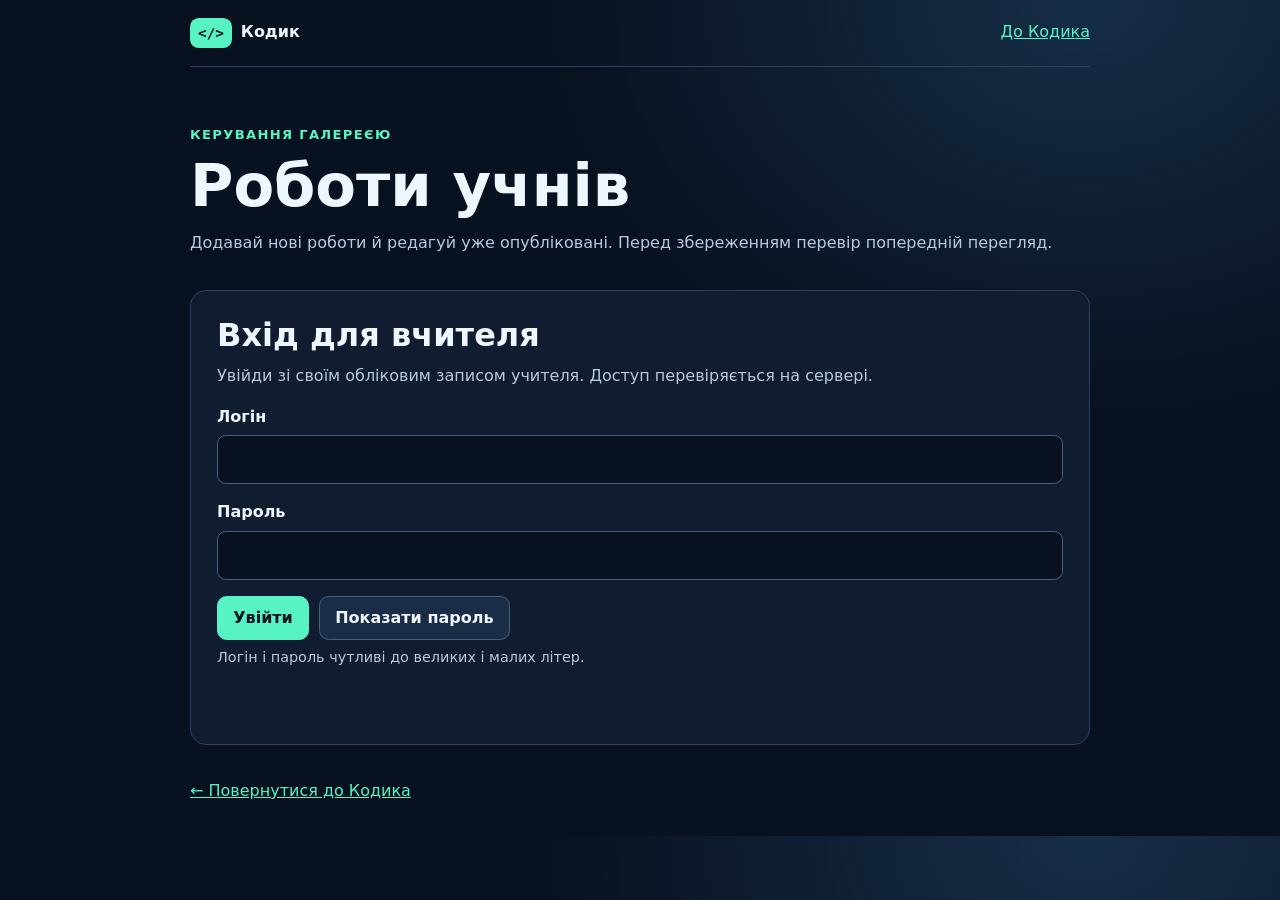
<file: admin/index.html>
<!doctype html>
<html lang="uk">
<head>
<meta charset="utf-8">
<meta name="viewport" content="width=device-width,initial-scale=1">
<meta name="theme-color" content="#08111f">
<meta name="referrer" content="no-referrer">
<meta http-equiv="Content-Security-Policy" content="default-src 'none'; script-src 'self'; style-src 'self'; img-src 'self' data: blob:; connect-src https:; form-action 'none'; base-uri 'none'">
<title>Керування роботами учнів · Кодик</title>
<link rel="stylesheet" href="admin.css?v=2">
<script src="config.js?v=1" defer></script>
<script src="admin.js?v=5" defer></script>
</head>
<body>
<header class="top wrap"><a class="brand" href="../"><span class="logo" aria-hidden="true">&lt;/&gt;</span> Кодик</a><a href="../" class="back">До Кодика</a></header>
<main class="wrap">
  <div class="intro"><p class="eyebrow">КЕРУВАННЯ ГАЛЕРЕЄЮ</p><h1>Роботи учнів</h1><p>Додавай нові роботи й редагуй уже опубліковані. Перед збереженням перевір попередній перегляд.</p></div>
  <section class="panel" id="loginPanel" aria-labelledby="loginTitle">
    <h2 id="loginTitle">Вхід для вчителя</h2>
    <p>Увійди зі своїм обліковим записом учителя. Доступ перевіряється на сервері.</p>
    <form id="loginForm">
      <label for="username">Логін</label><input id="username" name="username" autocomplete="username" required>
      <label for="password">Пароль</label><input id="password" name="password" type="password" autocomplete="current-password" required>
      <div class="actions"><button type="button" id="loginButton">Увійти</button><button type="button" id="togglePassword" class="secondary" aria-pressed="false">Показати пароль</button></div>
    </form>
    <p class="hint">Логін і пароль чутливі до великих і малих літер.</p>
    <p id="loginStatus" class="status" role="status" aria-live="polite"></p>
  </section>
  <section class="panel" id="worksPanel" aria-labelledby="worksTitle" hidden>
    <div class="panel-head"><div><p class="eyebrow">ГАЛЕРЕЯ</p><h2 id="worksTitle">Опубліковані роботи</h2></div><button type="button" id="newWorkButton" class="secondary">+ Нова робота</button></div>
    <p>Натисни «Редагувати», щоб змінити ім’я, назву, код або картинку.</p>
    <p id="worksStatus" class="status" role="status" aria-live="polite"></p>
    <div id="worksList" class="works-list"></div>
  </section>
  <section class="panel" id="editorPanel" aria-labelledby="editorTitle" hidden>
    <div class="panel-head"><div><p class="eyebrow" id="editorEyebrow">НОВА ПУБЛІКАЦІЯ</p><h2 id="editorTitle">Додати роботу</h2></div><button type="button" id="logout" class="secondary">Вийти</button></div>
    <p id="account" class="account">Ви увійшли як учитель.</p>
    <form id="workForm">
      <div class="fields">
        <div><label for="surname">Прізвище учня</label><input id="surname" name="surname" required maxlength="80" autocomplete="off"></div>
        <div><label for="firstName">Ім’я учня</label><input id="firstName" name="firstName" required maxlength="80" autocomplete="off"></div>
      </div>
      <label for="title">Назва роботи</label><input id="title" name="title" required maxlength="120" autocomplete="off">
      <label for="image">Картинка роботи</label><input id="image" name="image" type="file" accept="image/png,image/jpeg,image/webp"><p id="imageHint" class="hint">PNG, JPEG або WebP, до 2 МБ. Зображення й ім’я будуть публічними.</p>
      <label for="code">Код Python</label><textarea id="code" name="code" required maxlength="100000" spellcheck="false" rows="15" placeholder="import turtle&#10;&#10;..."></textarea>
      <div class="actions"><button type="button" id="previewButton" class="secondary">Переглянути</button><button type="button" id="publishButton">Опублікувати</button><button type="button" id="cancelEditButton" class="secondary" hidden>Скасувати редагування</button></div>
    </form>
    <p id="publishStatus" class="status" role="status" aria-live="polite"></p>
  </section>
  <section class="panel" id="previewPanel" aria-labelledby="previewTitle" hidden>
    <p class="eyebrow">ПОПЕРЕДНІЙ ПЕРЕГЛЯД</p><h2 id="previewTitle">Так роботу побачать учні</h2>
    <div class="preview"><img id="previewImage" alt=""><div><h3 id="previewWorkTitle"></h3><p id="previewAuthor"></p><p id="previewDate"></p></div></div>
    <details><summary>Переглянути код</summary><pre><code id="previewCode"></code></pre></details>
  </section>
</main>
<footer class="wrap"><a href="../">← Повернутися до Кодика</a></footer>
</body>
</html>
</file>
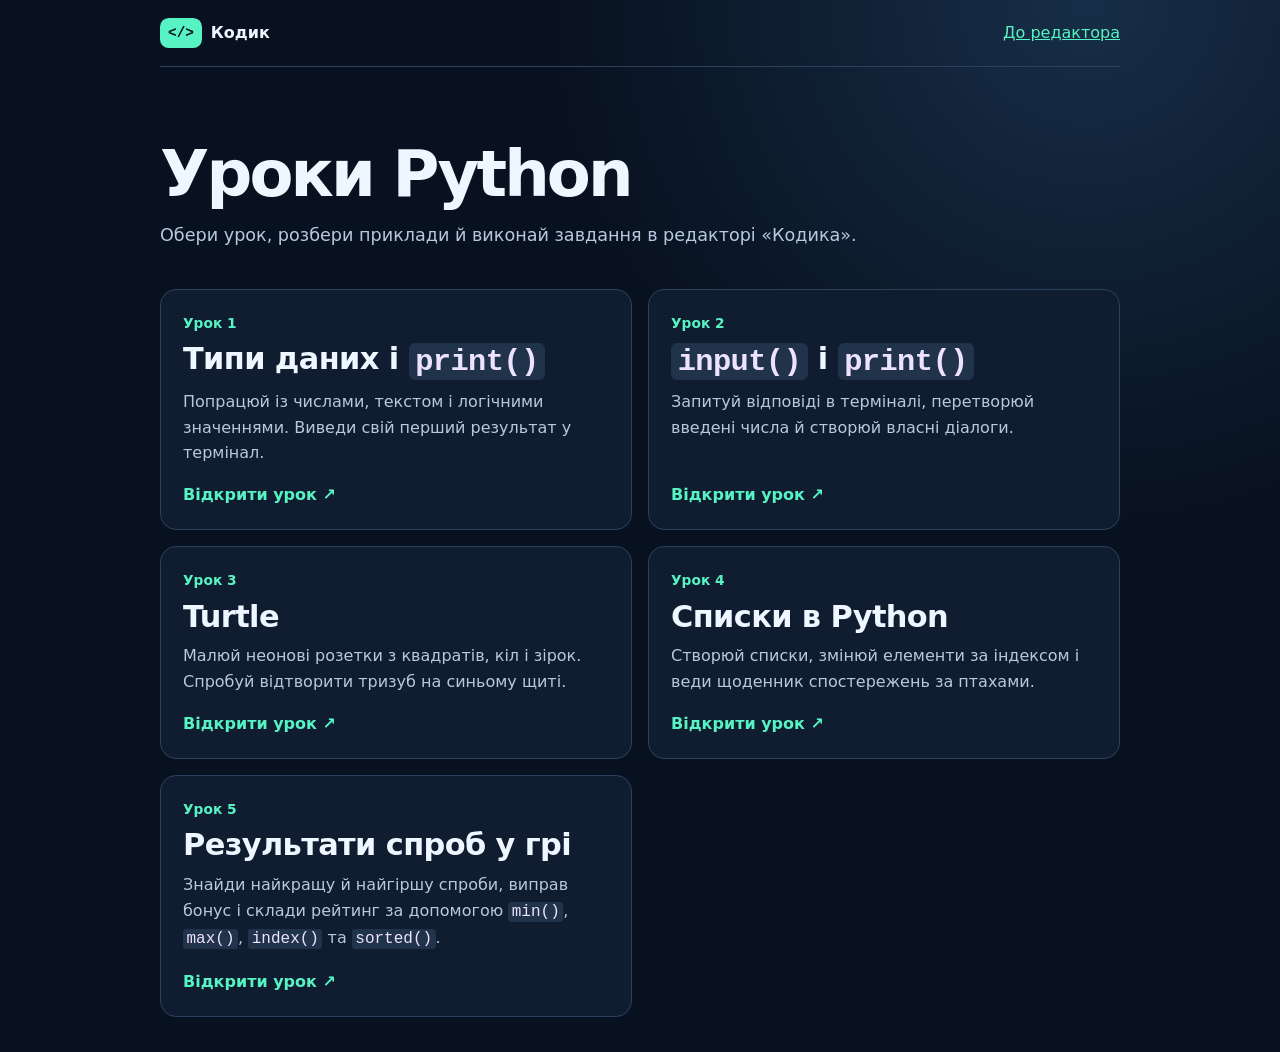
<file: lessons.html>
<!doctype html>
<html lang="uk">
<head>
<meta charset="UTF-8">
<meta name="viewport" content="width=device-width,initial-scale=1">
<meta name="theme-color" content="#08111f">
<title>Уроки Python · Кодик</title>
<link rel="stylesheet" href="lessons.css?v=1">
</head>
<body>
<header class="top wrap"><a class="brand" href="./"><span class="logo" aria-hidden="true">&lt;/&gt;</span> Кодик</a><a class="back" href="./">До редактора</a></header>
<main class="wrap">
  <div class="intro">
    <h1>Уроки Python</h1>
    <p>Обери урок, розбери приклади й виконай завдання в редакторі «Кодика».</p>
  </div>
  <ol class="catalog">
    <li>
      <a class="lesson-card" href="python-1.html">
        <span class="tag">Урок 1</span>
        <h2>Типи даних і <code>print()</code></h2>
        <p>Попрацюй із числами, текстом і логічними значеннями. Виведи свій перший результат у термінал.</p>
        <span class="card-action">Відкрити урок <span aria-hidden="true">↗</span></span>
      </a>
    </li>
    <li>
      <a class="lesson-card" href="python-2.html">
        <span class="tag">Урок 2</span>
        <h2><code>input()</code> і <code>print()</code></h2>
        <p>Запитуй відповіді в терміналі, перетворюй введені числа й створюй власні діалоги.</p>
        <span class="card-action">Відкрити урок <span aria-hidden="true">↗</span></span>
      </a>
    </li>
    <li>
      <a class="lesson-card" href="turtle-8.html">
        <span class="tag">Урок 3</span>
        <h2>Turtle</h2>
        <p>Малюй неонові розетки з квадратів, кіл і зірок. Спробуй відтворити тризуб на синьому щиті.</p>
        <span class="card-action">Відкрити урок <span aria-hidden="true">↗</span></span>
      </a>
    </li>
    <li>
      <a class="lesson-card" href="python-4.html">
        <span class="tag">Урок 4</span>
        <h2>Списки в Python</h2>
        <p>Створюй списки, змінюй елементи за індексом і веди щоденник спостережень за птахами.</p>
        <span class="card-action">Відкрити урок <span aria-hidden="true">↗</span></span>
      </a>
    </li>
    <li>
      <a class="lesson-card" href="python-5.html">
        <span class="tag">Урок 5</span>
        <h2>Результати спроб у грі</h2>
        <p>Знайди найкращу й найгіршу спроби, виправ бонус і склади рейтинг за допомогою <code>min()</code>, <code>max()</code>, <code>index()</code> та <code>sorted()</code>.</p>
        <span class="card-action">Відкрити урок <span aria-hidden="true">↗</span></span>
      </a>
    </li>
  </ol>
</main>
</body>
</html>
</file>
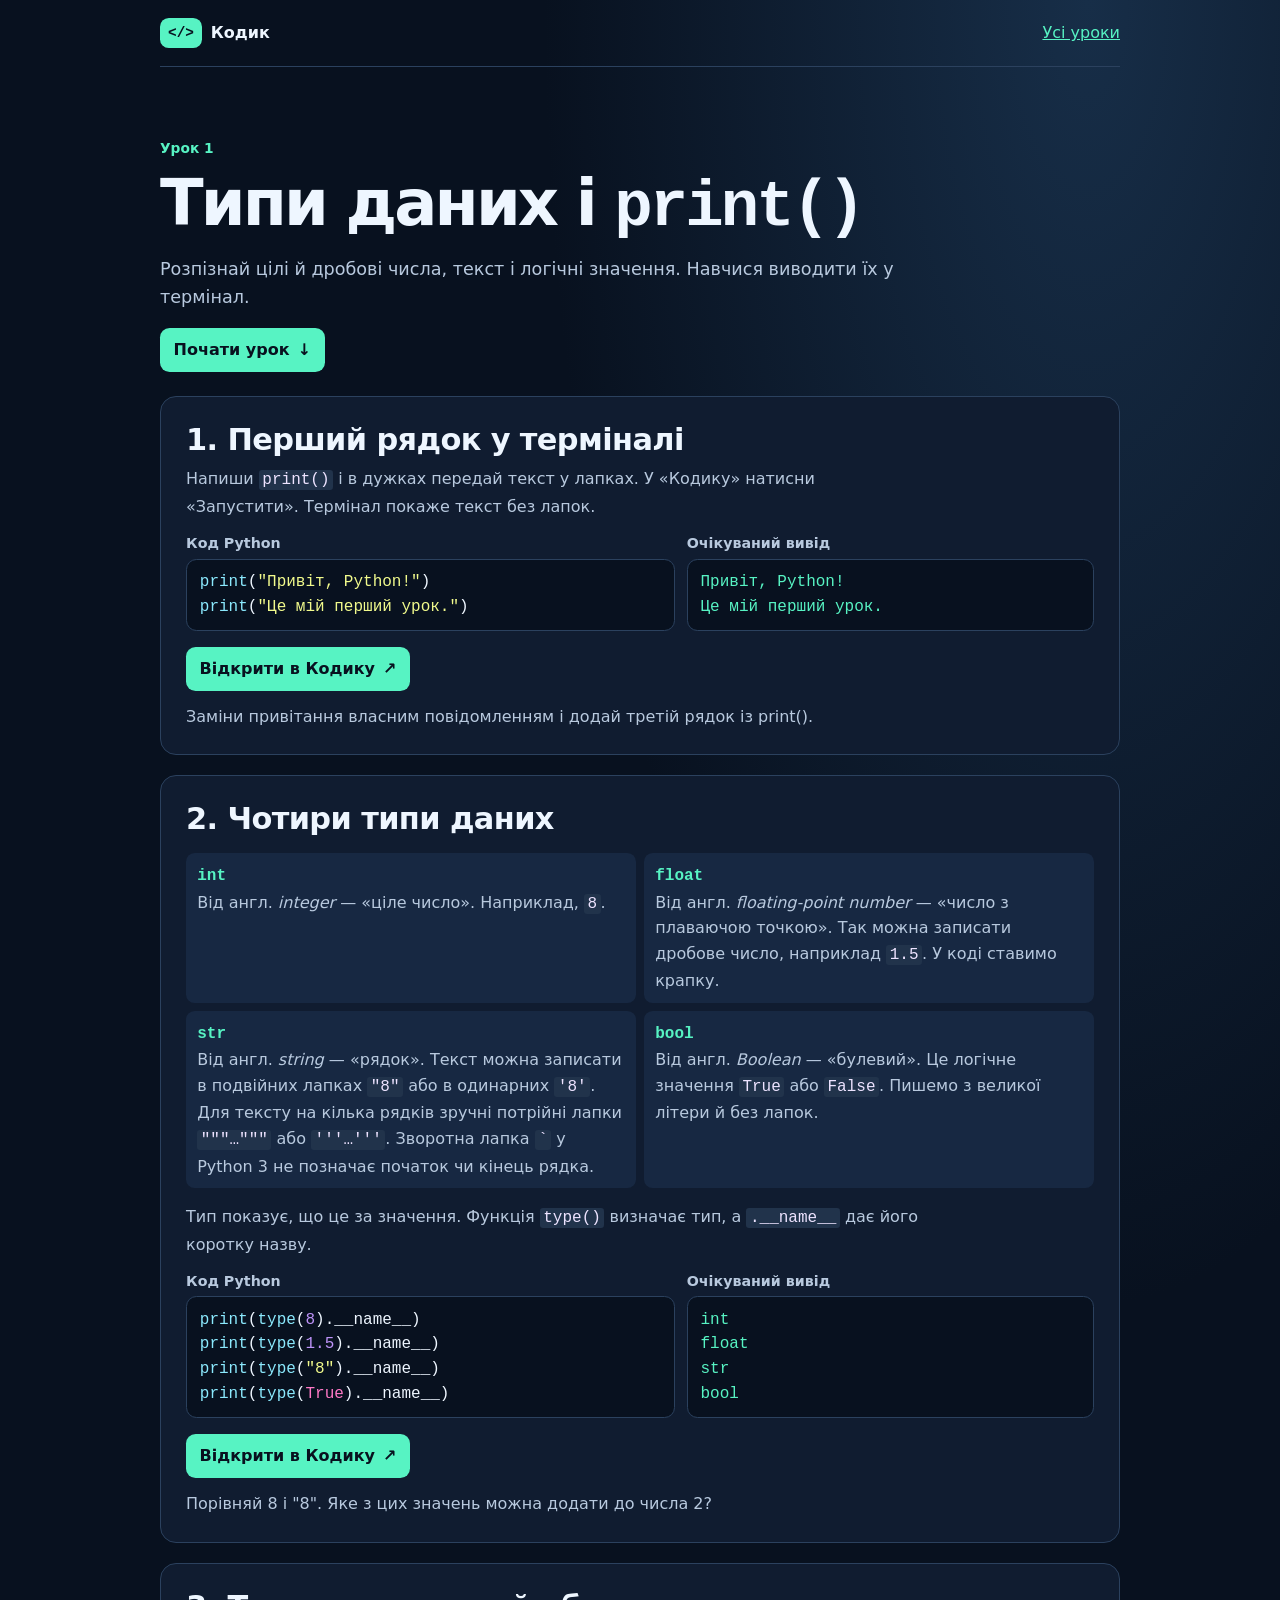
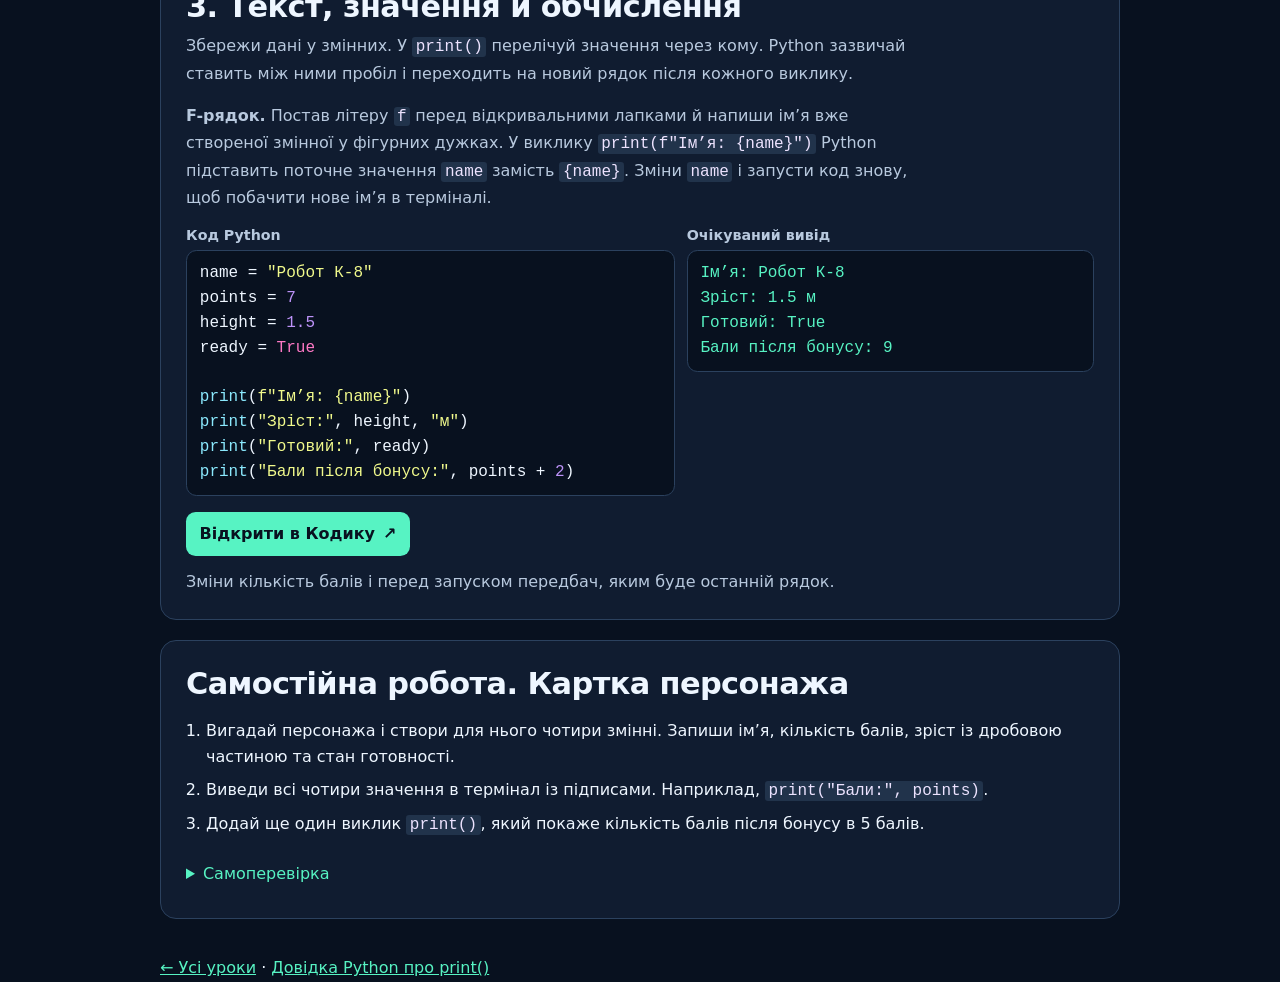
<file: python-1.html>
<!doctype html>
<html lang="uk">
<head>
<meta charset="UTF-8">
<meta name="viewport" content="width=device-width,initial-scale=1">
<meta name="theme-color" content="#08111f">
<title>Урок 1. Типи даних і print() · Кодик</title>
<link rel="stylesheet" href="lessons.css?v=1">
</head>
<body>
<header class="top wrap"><a class="brand" href="./"><span class="logo" aria-hidden="true">&lt;/&gt;</span> Кодик</a><a class="back" href="lessons.html">Усі уроки</a></header>
<main class="wrap">
  <div class="intro">
    <p class="tag">Урок 1</p>
    <h1>Типи даних і <code>print()</code></h1>
    <p>Розпізнай цілі й дробові числа, текст і логічні значення. Навчися виводити їх у термінал.</p>
    <a class="button" href="#hello">Почати урок <span aria-hidden="true">↓</span></a>
  </div>
  <section id="hello" class="section" aria-labelledby="hello-title">
    <h2 id="hello-title">1. Перший рядок у терміналі</h2>
    <p>Напиши <code>print()</code> і в дужках передай текст у лапках. У «Кодику» натисни «Запустити». Термінал покаже текст без лапок.</p>
    <div class="example">
      <div>
        <h3>Код Python</h3>
        <pre><code id="program-hello"><span class="syntax-builtin">print</span>(<span class="syntax-string">"Привіт, Python!"</span>)
<span class="syntax-builtin">print</span>(<span class="syntax-string">"Це мій перший урок."</span>)</code></pre>
      </div>
      <div>
        <h3>Очікуваний вивід</h3>
        <pre class="output"><samp>Привіт, Python!
Це мій перший урок.</samp></pre>
      </div>
    </div>
    <a class="button" href="./?lesson1=hello">Відкрити в Кодику <span aria-hidden="true">↗</span></a>
    <p class="practice">Заміни привітання власним повідомленням і додай третій рядок із print().</p>
  </section>
  <section class="section" aria-labelledby="types-title">
    <h2 id="types-title">2. Чотири типи даних</h2>
    <dl class="types">
      <div><dt><code>int</code></dt><dd>Від англ. <i lang="en">integer</i> — «ціле число». Наприклад, <code>8</code>.</dd></div>
      <div><dt><code>float</code></dt><dd>Від англ. <i lang="en">floating-point number</i> — «число з плаваючою точкою». Так можна записати дробове число, наприклад <code>1.5</code>. У коді ставимо крапку.</dd></div>
      <div><dt><code>str</code></dt><dd>Від англ. <i lang="en">string</i> — «рядок». Текст можна записати в подвійних лапках <code>"8"</code> або в одинарних <code>'8'</code>. Для тексту на кілька рядків зручні потрійні лапки <code>"""…"""</code> або <code>'''…'''</code>. Зворотна лапка <code>&#96;</code> у Python 3 не позначає початок чи кінець рядка.</dd></div>
      <div><dt><code>bool</code></dt><dd>Від англ. <i lang="en">Boolean</i> — «булевий». Це логічне значення <code>True</code> або <code>False</code>. Пишемо з великої літери й без лапок.</dd></div>
    </dl>
    <p>Тип показує, що це за значення. Функція <code>type()</code> визначає тип, а <code>.__name__</code> дає його коротку назву.</p>
    <div class="example">
      <div>
        <h3>Код Python</h3>
        <pre><code id="program-types"><span class="syntax-builtin">print</span>(<span class="syntax-builtin">type</span>(<span class="syntax-number">8</span>).__name__)
<span class="syntax-builtin">print</span>(<span class="syntax-builtin">type</span>(<span class="syntax-number">1.5</span>).__name__)
<span class="syntax-builtin">print</span>(<span class="syntax-builtin">type</span>(<span class="syntax-string">"8"</span>).__name__)
<span class="syntax-builtin">print</span>(<span class="syntax-builtin">type</span>(<span class="syntax-keyword">True</span>).__name__)</code></pre>
      </div>
      <div>
        <h3>Очікуваний вивід</h3>
        <pre class="output"><samp>int
float
str
bool</samp></pre>
      </div>
    </div>
    <a class="button" href="./?lesson1=types">Відкрити в Кодику <span aria-hidden="true">↗</span></a>
    <p class="practice">Порівняй 8 і "8". Яке з цих значень можна додати до числа 2?</p>
  </section>
  <section class="section" aria-labelledby="profile-title">
    <h2 id="profile-title">3. Текст, значення й обчислення</h2>
    <p>Збережи дані у змінних. У <code>print()</code> перелічуй значення через кому. Python зазвичай ставить між ними пробіл і переходить на новий рядок після кожного виклику.</p>
    <p><strong>F-рядок.</strong> Постав літеру <code>f</code> перед відкривальними лапками й напиши ім’я вже створеної змінної у фігурних дужках. У виклику <code>print(f"Ім’я: {name}")</code> Python підставить поточне значення <code>name</code> замість <code>{name}</code>. Зміни <code>name</code> і запусти код знову, щоб побачити нове ім’я в терміналі.</p>
    <div class="example">
      <div>
        <h3>Код Python</h3>
        <pre><code id="program-profile">name = <span class="syntax-string">"Робот К-8"</span>
points = <span class="syntax-number">7</span>
height = <span class="syntax-number">1.5</span>
ready = <span class="syntax-keyword">True</span>

<span class="syntax-builtin">print</span>(<span class="syntax-string">f"Ім’я: {name}"</span>)
<span class="syntax-builtin">print</span>(<span class="syntax-string">"Зріст:"</span>, height, <span class="syntax-string">"м"</span>)
<span class="syntax-builtin">print</span>(<span class="syntax-string">"Готовий:"</span>, ready)
<span class="syntax-builtin">print</span>(<span class="syntax-string">"Бали після бонусу:"</span>, points + <span class="syntax-number">2</span>)</code></pre>
      </div>
      <div>
        <h3>Очікуваний вивід</h3>
        <pre class="output"><samp>Ім’я: Робот К-8
Зріст: 1.5 м
Готовий: True
Бали після бонусу: 9</samp></pre>
      </div>
    </div>
    <a class="button" href="./?lesson1=profile">Відкрити в Кодику <span aria-hidden="true">↗</span></a>
    <p class="practice">Зміни кількість балів і перед запуском передбач, яким буде останній рядок.</p>
  </section>
  <section class="section task" aria-labelledby="task-title">
    <h2 id="task-title">Самостійна робота. Картка персонажа</h2>
    <ol>
      <li>Вигадай персонажа і створи для нього чотири змінні. Запиши ім’я, кількість балів, зріст із дробовою частиною та стан готовності.</li>
      <li>Виведи всі чотири значення в термінал із підписами. Наприклад, <code>print("Бали:", points)</code>.</li>
      <li>Додай ще один виклик <code>print()</code>, який покаже кількість балів після бонусу в 5 балів.</li>
    </ol>
    <details>
      <summary>Самоперевірка</summary>
      <p>У терміналі має бути п’ять рядків. У кожному видно підпис і значення. Якщо початкових балів було 7, в останньому рядку має бути 12.</p>
    </details>
  </section>
</main>
<footer class="wrap"><a href="lessons.html">← Усі уроки</a> · <a href="https://docs.python.org/3/library/functions.html#print">Довідка Python про print()</a></footer>
</body>
</html>
</file>
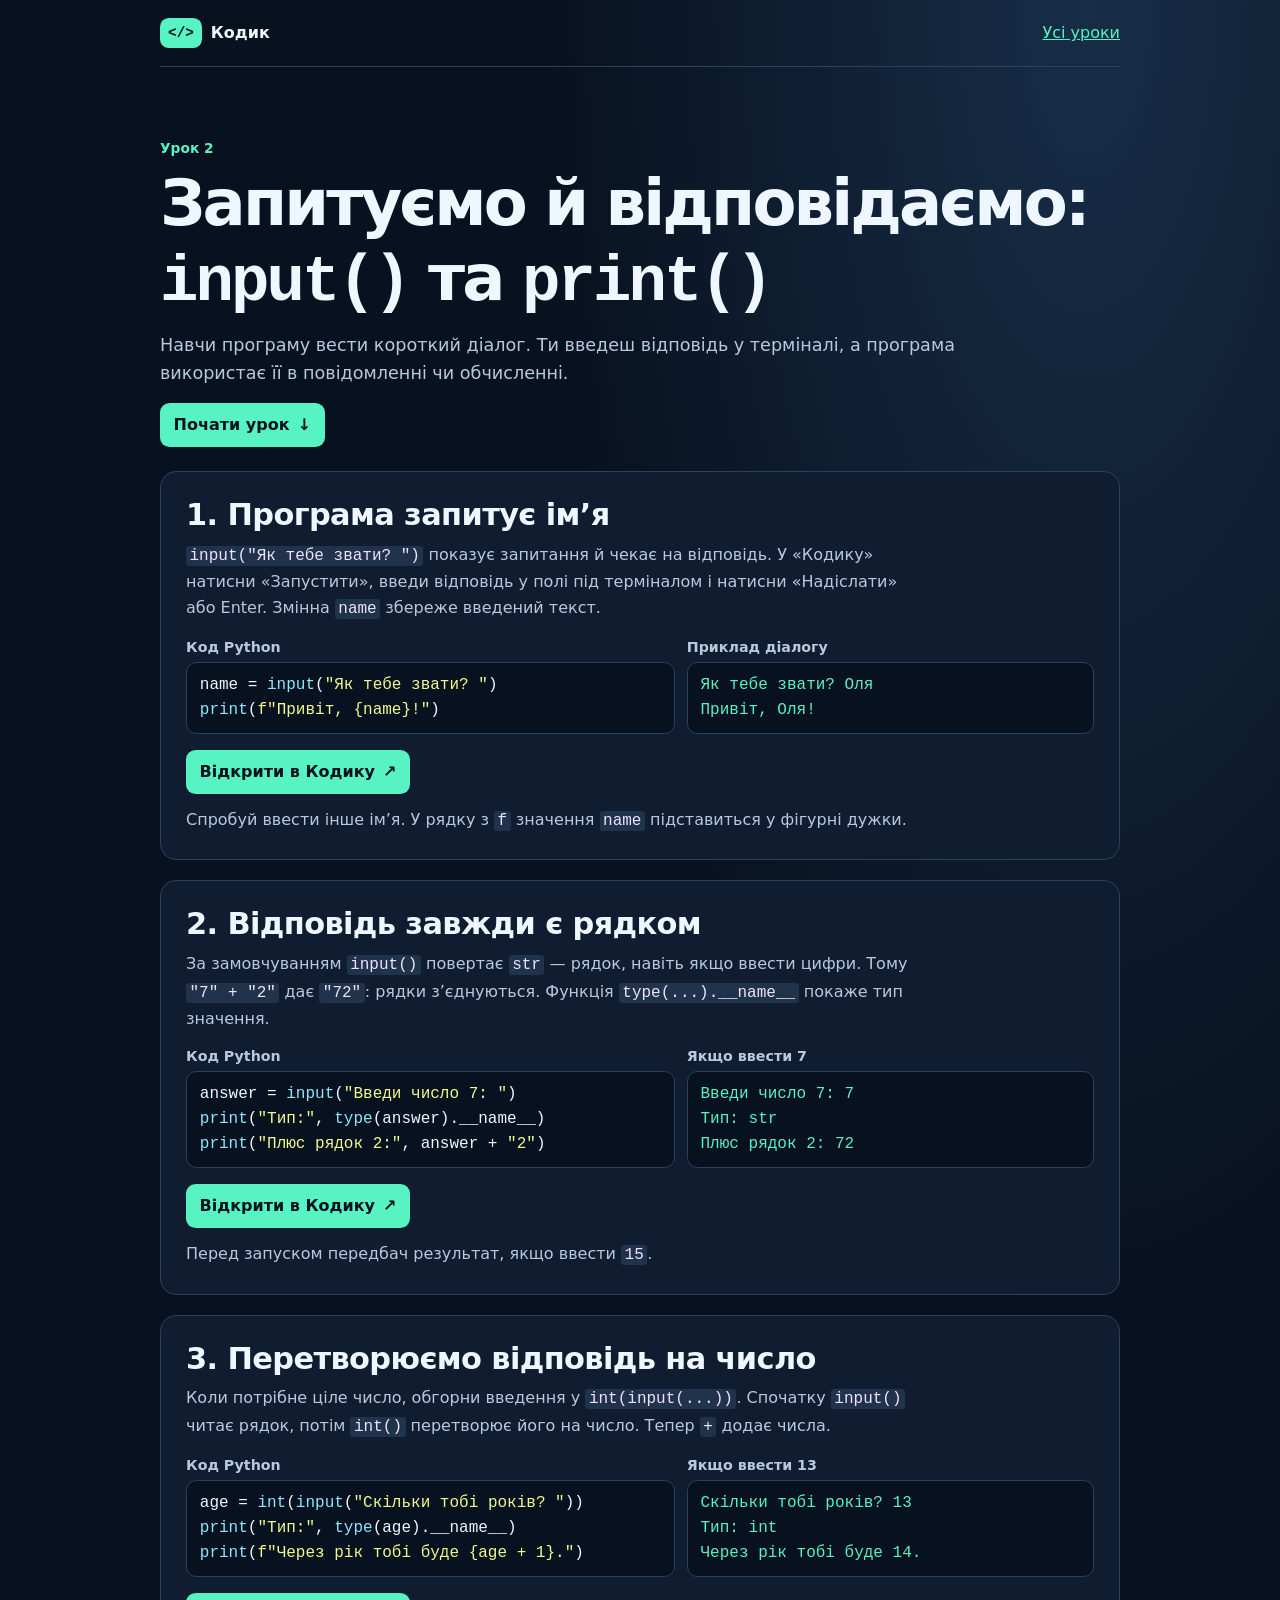
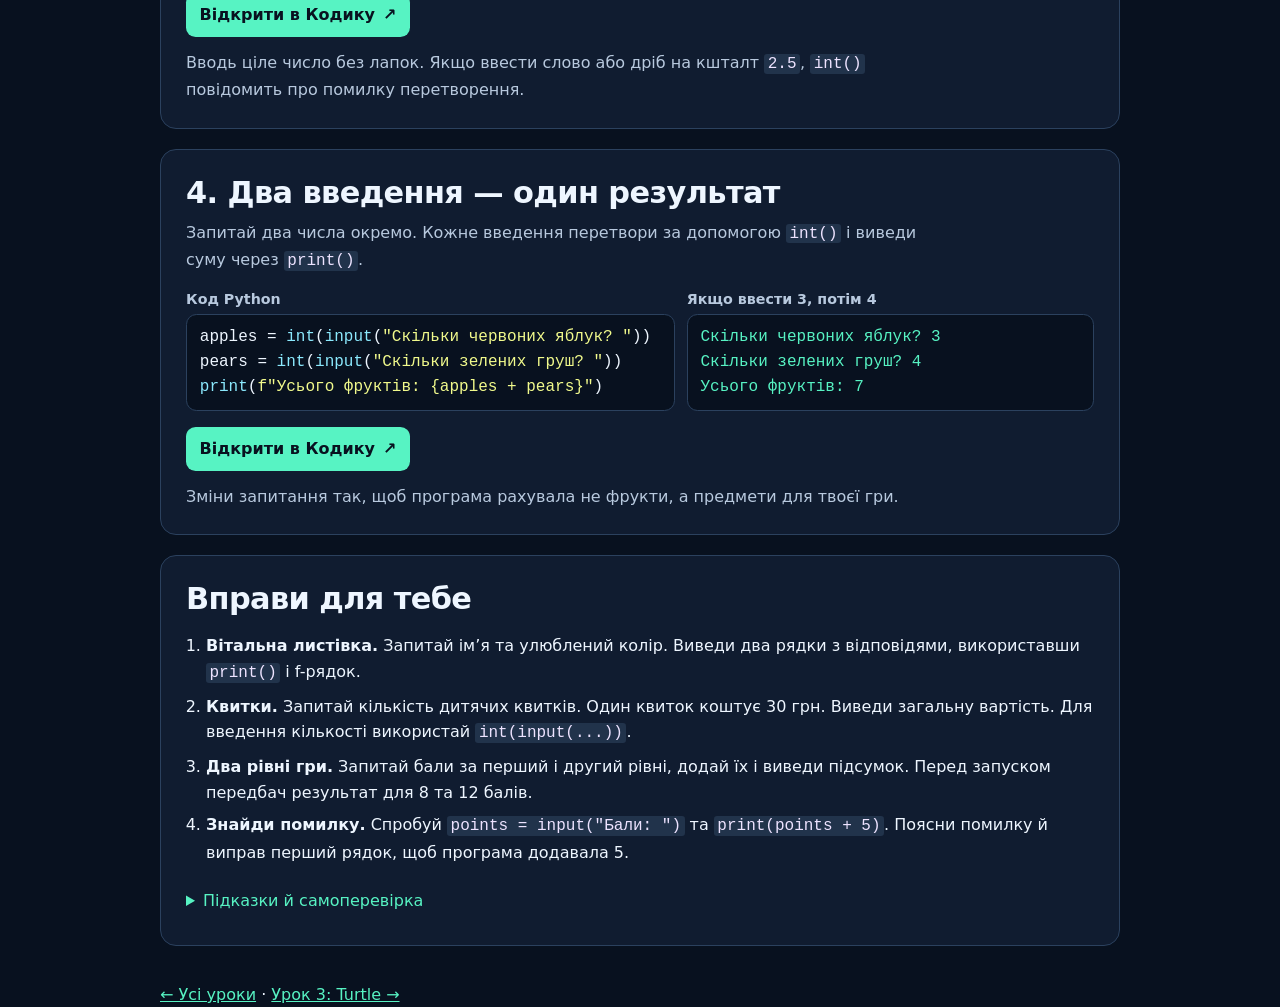
<file: python-2.html>
<!doctype html>
<html lang="uk">
<head>
<meta charset="UTF-8">
<meta name="viewport" content="width=device-width,initial-scale=1">
<meta name="theme-color" content="#08111f">
<title>Урок 2. input() і print() · Кодик</title>
<link rel="stylesheet" href="lessons.css?v=1">
</head>
<body>
<header class="top wrap"><a class="brand" href="./"><span class="logo" aria-hidden="true">&lt;/&gt;</span> Кодик</a><a class="back" href="lessons.html">Усі уроки</a></header>
<main class="wrap">
  <div class="intro">
    <p class="tag">Урок 2</p>
    <h1>Запитуємо й відповідаємо: <code>input()</code> та <code>print()</code></h1>
    <p>Навчи програму вести короткий діалог. Ти введеш відповідь у терміналі, а програма використає її в повідомленні чи обчисленні.</p>
    <a class="button" href="#dialog">Почати урок <span aria-hidden="true">↓</span></a>
  </div>
  <section id="dialog" class="section" aria-labelledby="dialog-title">
    <h2 id="dialog-title">1. Програма запитує ім’я</h2>
    <p><code>input("Як тебе звати? ")</code> показує запитання й чекає на відповідь. У «Кодику» натисни «Запустити», введи відповідь у полі під терміналом і натисни «Надіслати» або Enter. Змінна <code>name</code> збереже введений текст.</p>
    <div class="example"><div><h3>Код Python</h3><pre><code id="program-name">name = <span class="syntax-builtin">input</span>(<span class="syntax-string">"Як тебе звати? "</span>)
<span class="syntax-builtin">print</span>(<span class="syntax-string">f"Привіт, {name}!"</span>)</code></pre></div><div><h3>Приклад діалогу</h3><pre class="output"><samp>Як тебе звати? Оля
Привіт, Оля!</samp></pre></div></div>
    <a class="button" href="./?lesson2=name">Відкрити в Кодику <span aria-hidden="true">↗</span></a>
    <p class="practice">Спробуй ввести інше ім’я. У рядку з <code>f</code> значення <code>name</code> підставиться у фігурні дужки.</p>
  </section>
  <section class="section" aria-labelledby="string-title">
    <h2 id="string-title">2. Відповідь завжди є рядком</h2>
    <p>За замовчуванням <code>input()</code> повертає <code>str</code> — рядок, навіть якщо ввести цифри. Тому <code>"7" + "2"</code> дає <code>"72"</code>: рядки з’єднуються. Функція <code>type(...).__name__</code> покаже тип значення.</p>
    <div class="example"><div><h3>Код Python</h3><pre><code id="program-string">answer = <span class="syntax-builtin">input</span>(<span class="syntax-string">"Введи число 7: "</span>)
<span class="syntax-builtin">print</span>(<span class="syntax-string">"Тип:"</span>, <span class="syntax-builtin">type</span>(answer).__name__)
<span class="syntax-builtin">print</span>(<span class="syntax-string">"Плюс рядок 2:"</span>, answer + <span class="syntax-string">"2"</span>)</code></pre></div><div><h3>Якщо ввести 7</h3><pre class="output"><samp>Введи число 7: 7
Тип: str
Плюс рядок 2: 72</samp></pre></div></div>
    <a class="button" href="./?lesson2=string">Відкрити в Кодику <span aria-hidden="true">↗</span></a>
    <p class="practice">Перед запуском передбач результат, якщо ввести <code>15</code>.</p>
  </section>
  <section class="section" aria-labelledby="number-title">
    <h2 id="number-title">3. Перетворюємо відповідь на число</h2>
    <p>Коли потрібне ціле число, обгорни введення у <code>int(input(...))</code>. Спочатку <code>input()</code> читає рядок, потім <code>int()</code> перетворює його на число. Тепер <code>+</code> додає числа.</p>
    <div class="example"><div><h3>Код Python</h3><pre><code id="program-age">age = <span class="syntax-builtin">int</span>(<span class="syntax-builtin">input</span>(<span class="syntax-string">"Скільки тобі років? "</span>))
<span class="syntax-builtin">print</span>(<span class="syntax-string">"Тип:"</span>, <span class="syntax-builtin">type</span>(age).__name__)
<span class="syntax-builtin">print</span>(<span class="syntax-string">f"Через рік тобі буде {age + 1}."</span>)</code></pre></div><div><h3>Якщо ввести 13</h3><pre class="output"><samp>Скільки тобі років? 13
Тип: int
Через рік тобі буде 14.</samp></pre></div></div>
    <a class="button" href="./?lesson2=age">Відкрити в Кодику <span aria-hidden="true">↗</span></a>
    <p class="practice">Вводь ціле число без лапок. Якщо ввести слово або дріб на кшталт <code>2.5</code>, <code>int()</code> повідомить про помилку перетворення.</p>
  </section>
  <section class="section" aria-labelledby="total-title">
    <h2 id="total-title">4. Два введення — один результат</h2>
    <p>Запитай два числа окремо. Кожне введення перетвори за допомогою <code>int()</code> і виведи суму через <code>print()</code>.</p>
    <div class="example"><div><h3>Код Python</h3><pre><code id="program-total">apples = <span class="syntax-builtin">int</span>(<span class="syntax-builtin">input</span>(<span class="syntax-string">"Скільки червоних яблук? "</span>))
pears = <span class="syntax-builtin">int</span>(<span class="syntax-builtin">input</span>(<span class="syntax-string">"Скільки зелених груш? "</span>))
<span class="syntax-builtin">print</span>(<span class="syntax-string">f"Усього фруктів: {apples + pears}"</span>)</code></pre></div><div><h3>Якщо ввести 3, потім 4</h3><pre class="output"><samp>Скільки червоних яблук? 3
Скільки зелених груш? 4
Усього фруктів: 7</samp></pre></div></div>
    <a class="button" href="./?lesson2=total">Відкрити в Кодику <span aria-hidden="true">↗</span></a>
    <p class="practice">Зміни запитання так, щоб програма рахувала не фрукти, а предмети для твоєї гри.</p>
  </section>
  <section class="section task" aria-labelledby="tasks-title">
    <h2 id="tasks-title">Вправи для тебе</h2>
    <ol>
      <li><strong>Вітальна листівка.</strong> Запитай ім’я та улюблений колір. Виведи два рядки з відповідями, використавши <code>print()</code> і f-рядок.</li>
      <li><strong>Квитки.</strong> Запитай кількість дитячих квитків. Один квиток коштує 30 грн. Виведи загальну вартість. Для введення кількості використай <code>int(input(...))</code>.</li>
      <li><strong>Два рівні гри.</strong> Запитай бали за перший і другий рівні, додай їх і виведи підсумок. Перед запуском передбач результат для 8 та 12 балів.</li>
      <li><strong>Знайди помилку.</strong> Спробуй <code>points = input("Бали: ")</code> та <code>print(points + 5)</code>. Поясни помилку й виправ перший рядок, щоб програма додавала 5.</li>
    </ol>
    <details><summary>Підказки й самоперевірка</summary><p>Для квитків: <code>count = int(input("Скільки квитків? "))</code>, а вартість дорівнює <code>count * 30</code>. За два рівні з 8 і 12 балами вийде 20. В останній вправі <code>points</code> є рядком; обгорни <code>input(...)</code> у <code>int(...)</code>.</p></details>
  </section>
</main>
<footer class="wrap"><a href="lessons.html">← Усі уроки</a> · <a href="turtle-8.html">Урок 3: Turtle →</a></footer>
</body>
</html>
</file>
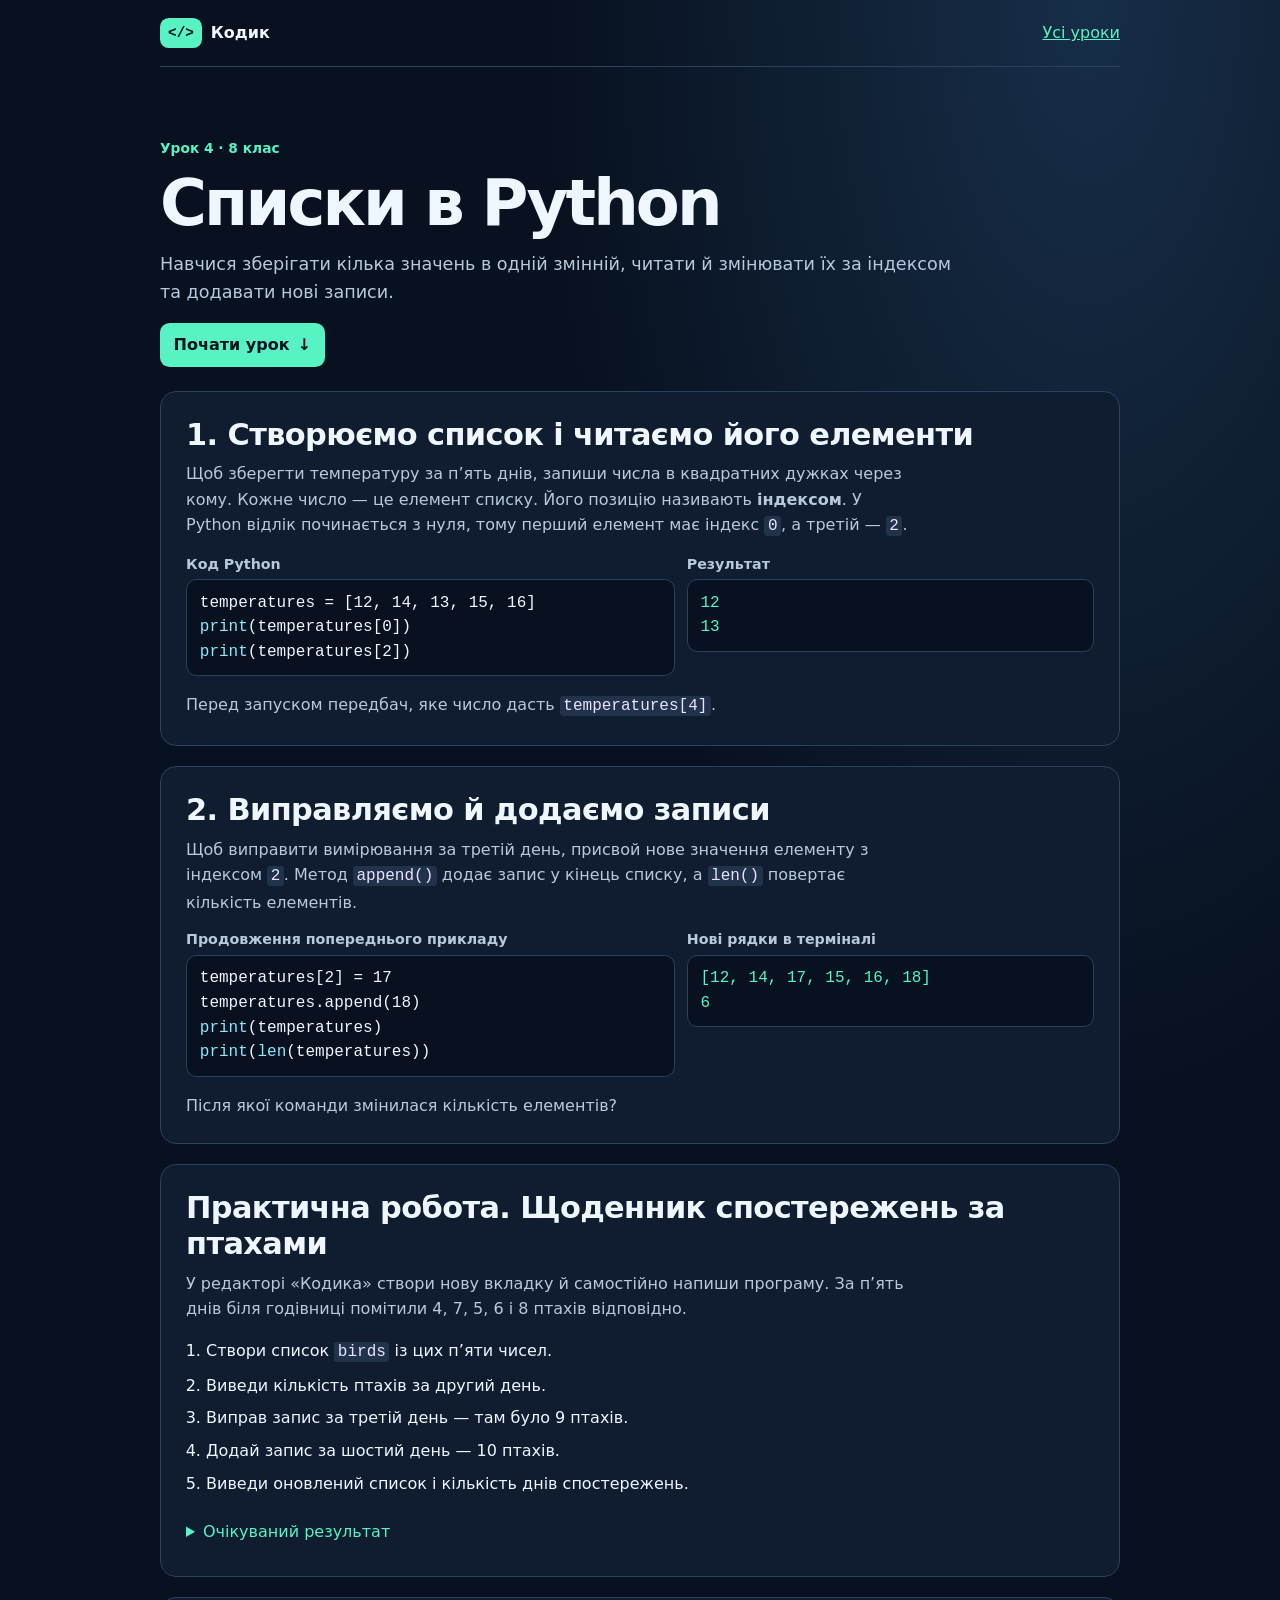
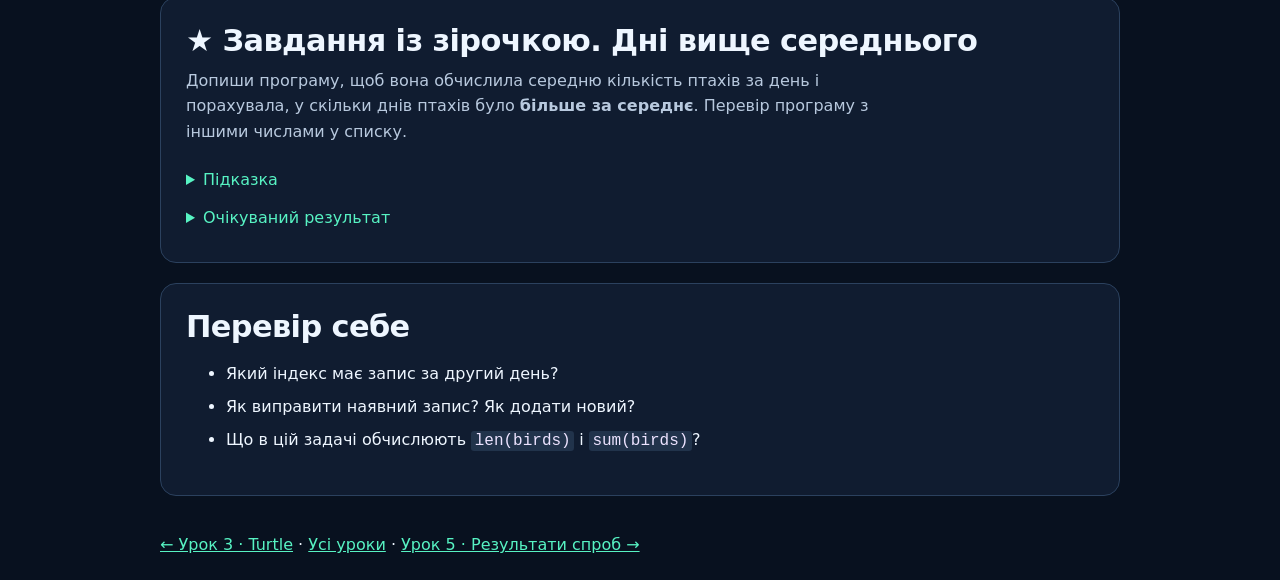
<file: python-4.html>
<!doctype html>
<html lang="uk">
<head>
<meta charset="UTF-8">
<meta name="viewport" content="width=device-width,initial-scale=1">
<meta name="theme-color" content="#08111f">
<title>Урок 4. Списки в Python · Кодик</title>
<link rel="stylesheet" href="lessons.css?v=1">
</head>
<body>
<header class="top wrap">
  <a class="brand" href="./"><span class="logo" aria-hidden="true">&lt;/&gt;</span> Кодик</a>
  <a class="back" href="lessons.html">Усі уроки</a>
</header>
<main class="wrap">
  <div class="intro">
    <p class="tag">Урок 4 · 8 клас</p>
    <h1>Списки в Python</h1>
    <p>Навчися зберігати кілька значень в одній змінній, читати й змінювати їх за індексом та додавати нові записи.</p>
    <a class="button" href="#index-title">Почати урок <span aria-hidden="true">↓</span></a>
  </div>
  <section class="section" aria-labelledby="index-title">
    <h2 id="index-title">1. Створюємо список і читаємо його елементи</h2>
    <p>Щоб зберегти температуру за п’ять днів, запиши числа в квадратних дужках через кому. Кожне число — це елемент списку. Його позицію називають <strong>індексом</strong>. У Python відлік починається з нуля, тому перший елемент має індекс <code>0</code>, а третій — <code>2</code>.</p>
    <div class="example">
      <div>
        <h3>Код Python</h3>
        <pre><code>temperatures = [12, 14, 13, 15, 16]
<span class="syntax-builtin">print</span>(temperatures[0])
<span class="syntax-builtin">print</span>(temperatures[2])</code></pre>
      </div>
      <div>
        <h3>Результат</h3>
        <pre class="output"><samp>12
13</samp></pre>
      </div>
    </div>
    <p class="practice">Перед запуском передбач, яке число дасть <code>temperatures[4]</code>.</p>
  </section>
  <section class="section" aria-labelledby="change-title">
    <h2 id="change-title">2. Виправляємо й додаємо записи</h2>
    <p>Щоб виправити вимірювання за третій день, присвой нове значення елементу з індексом <code>2</code>. Метод <code>append()</code> додає запис у кінець списку, а <code>len()</code> повертає кількість елементів.</p>
    <div class="example">
      <div>
        <h3>Продовження попереднього прикладу</h3>
        <pre><code>temperatures[2] = 17
temperatures.append(18)
<span class="syntax-builtin">print</span>(temperatures)
<span class="syntax-builtin">print</span>(<span class="syntax-builtin">len</span>(temperatures))</code></pre>
      </div>
      <div>
        <h3>Нові рядки в терміналі</h3>
        <pre class="output"><samp>[12, 14, 17, 15, 16, 18]
6</samp></pre>
      </div>
    </div>
    <p class="practice">Після якої команди змінилася кількість елементів?</p>
  </section>
  <section class="section task" aria-labelledby="practice-title">
    <h2 id="practice-title">Практична робота. Щоденник спостережень за птахами</h2>
    <p>У редакторі «Кодика» створи нову вкладку й самостійно напиши програму. За п’ять днів біля годівниці помітили 4, 7, 5, 6 і 8 птахів відповідно.</p>
    <ol>
      <li>Створи список <code>birds</code> із цих п’яти чисел.</li>
      <li>Виведи кількість птахів за другий день.</li>
      <li>Виправ запис за третій день — там було 9 птахів.</li>
      <li>Додай запис за шостий день — 10 птахів.</li>
      <li>Виведи оновлений список і кількість днів спостережень.</li>
    </ol>
    <details>
      <summary>Очікуваний результат</summary>
      <pre class="output"><samp>7
[4, 7, 9, 6, 8, 10]
6</samp></pre>
    </details>
  </section>
  <section class="section task" aria-labelledby="challenge-title">
    <h2 id="challenge-title">★ Завдання із зірочкою. Дні вище середнього</h2>
    <p>Допиши програму, щоб вона обчислила середню кількість птахів за день і порахувала, у скільки днів птахів було <strong>більше за середнє</strong>. Перевір програму з іншими числами у списку.</p>
    <details>
      <summary>Підказка</summary>
      <p>Поділи суму елементів (<code>sum()</code>) на їхню кількість (<code>len()</code>). Почни лічильник днів з нуля. За допомогою <code>for</code> переглянь кожен запис і збільш лічильник, якщо значення більше за середнє.</p>
    </details>
    <details>
      <summary>Очікуваний результат</summary>
      <p>Для оновленого списку середнє — приблизно <strong>7,33 птаха за день</strong>. Понад середнє було у <strong>3 дні</strong>.</p>
    </details>
  </section>
  <section class="section task" aria-labelledby="review-title">
    <h2 id="review-title">Перевір себе</h2>
    <ul>
      <li>Який індекс має запис за другий день?</li>
      <li>Як виправити наявний запис? Як додати новий?</li>
      <li>Що в цій задачі обчислюють <code>len(birds)</code> і <code>sum(birds)</code>?</li>
    </ul>
  </section>
</main>
<footer class="wrap"><a href="turtle-8.html">← Урок 3 · Turtle</a> · <a href="lessons.html">Усі уроки</a> · <a href="python-5.html">Урок 5 · Результати спроб →</a></footer>
</body>
</html>
</file>
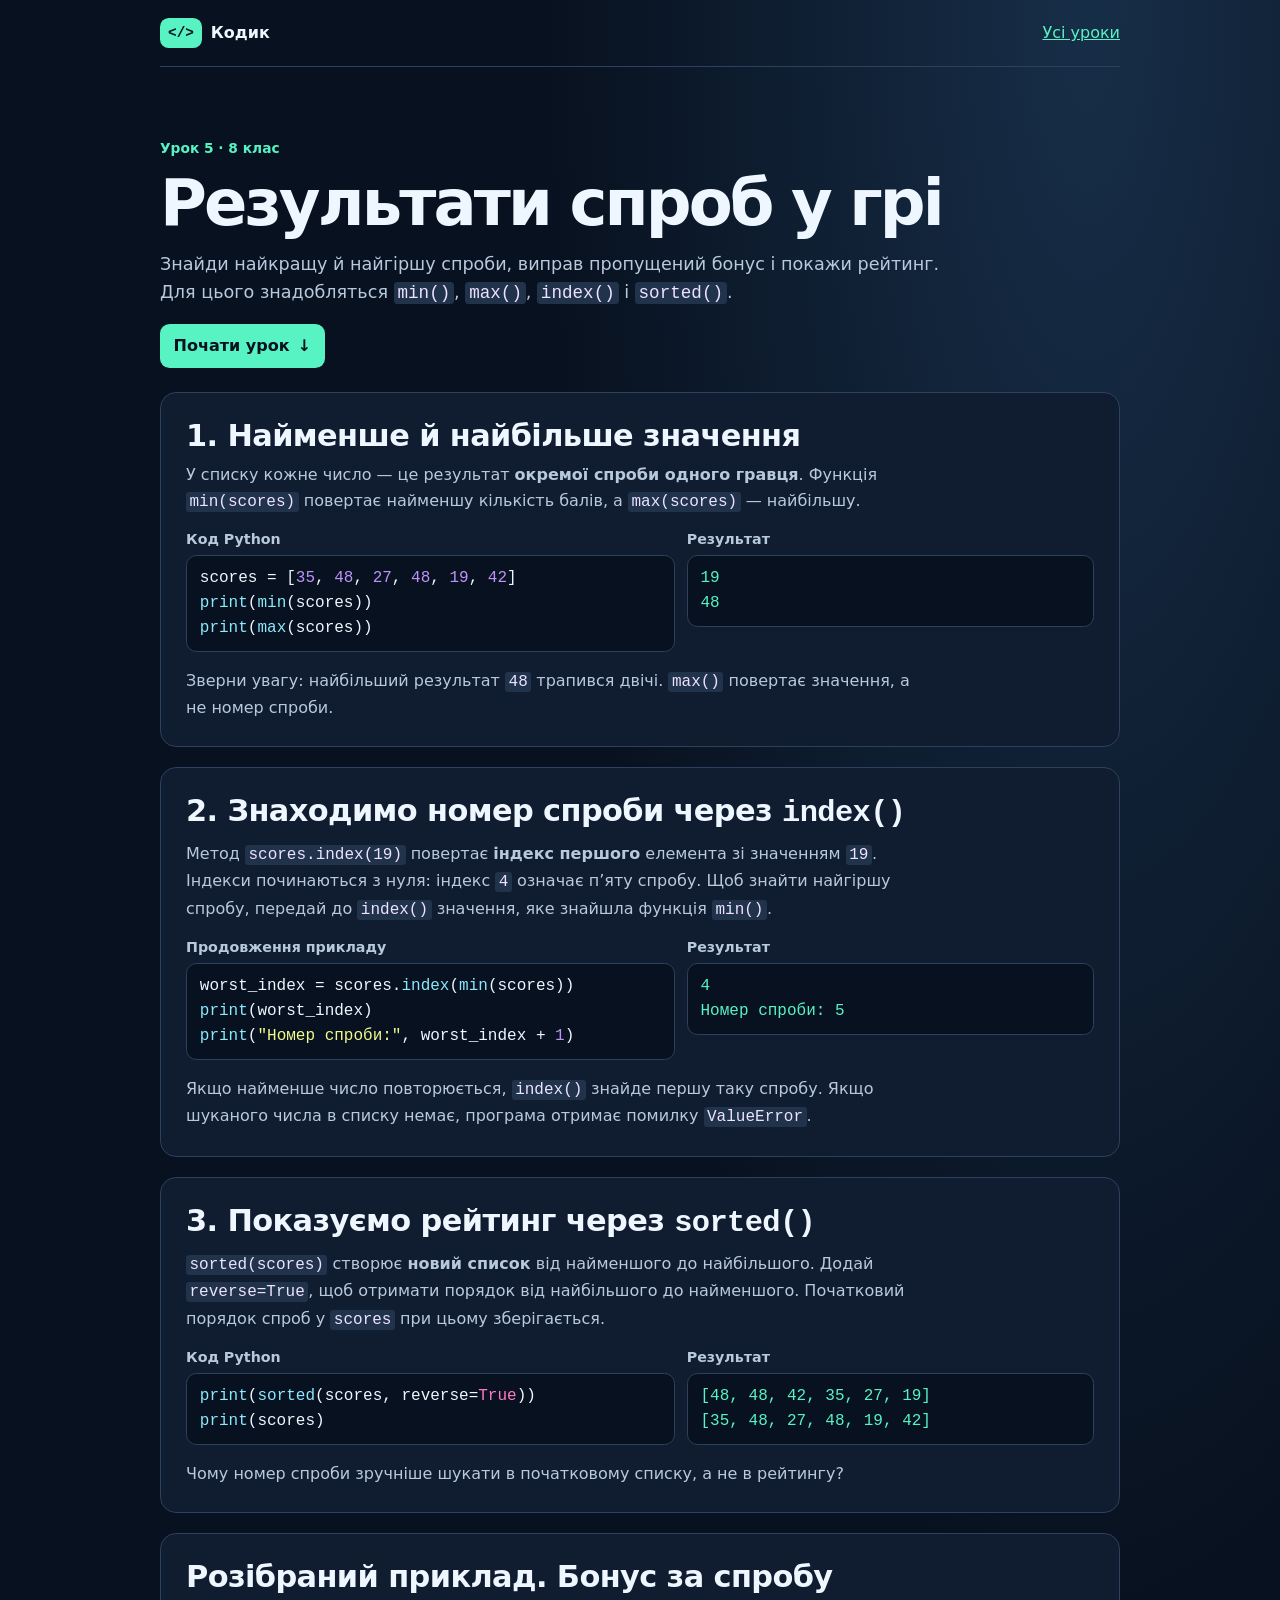
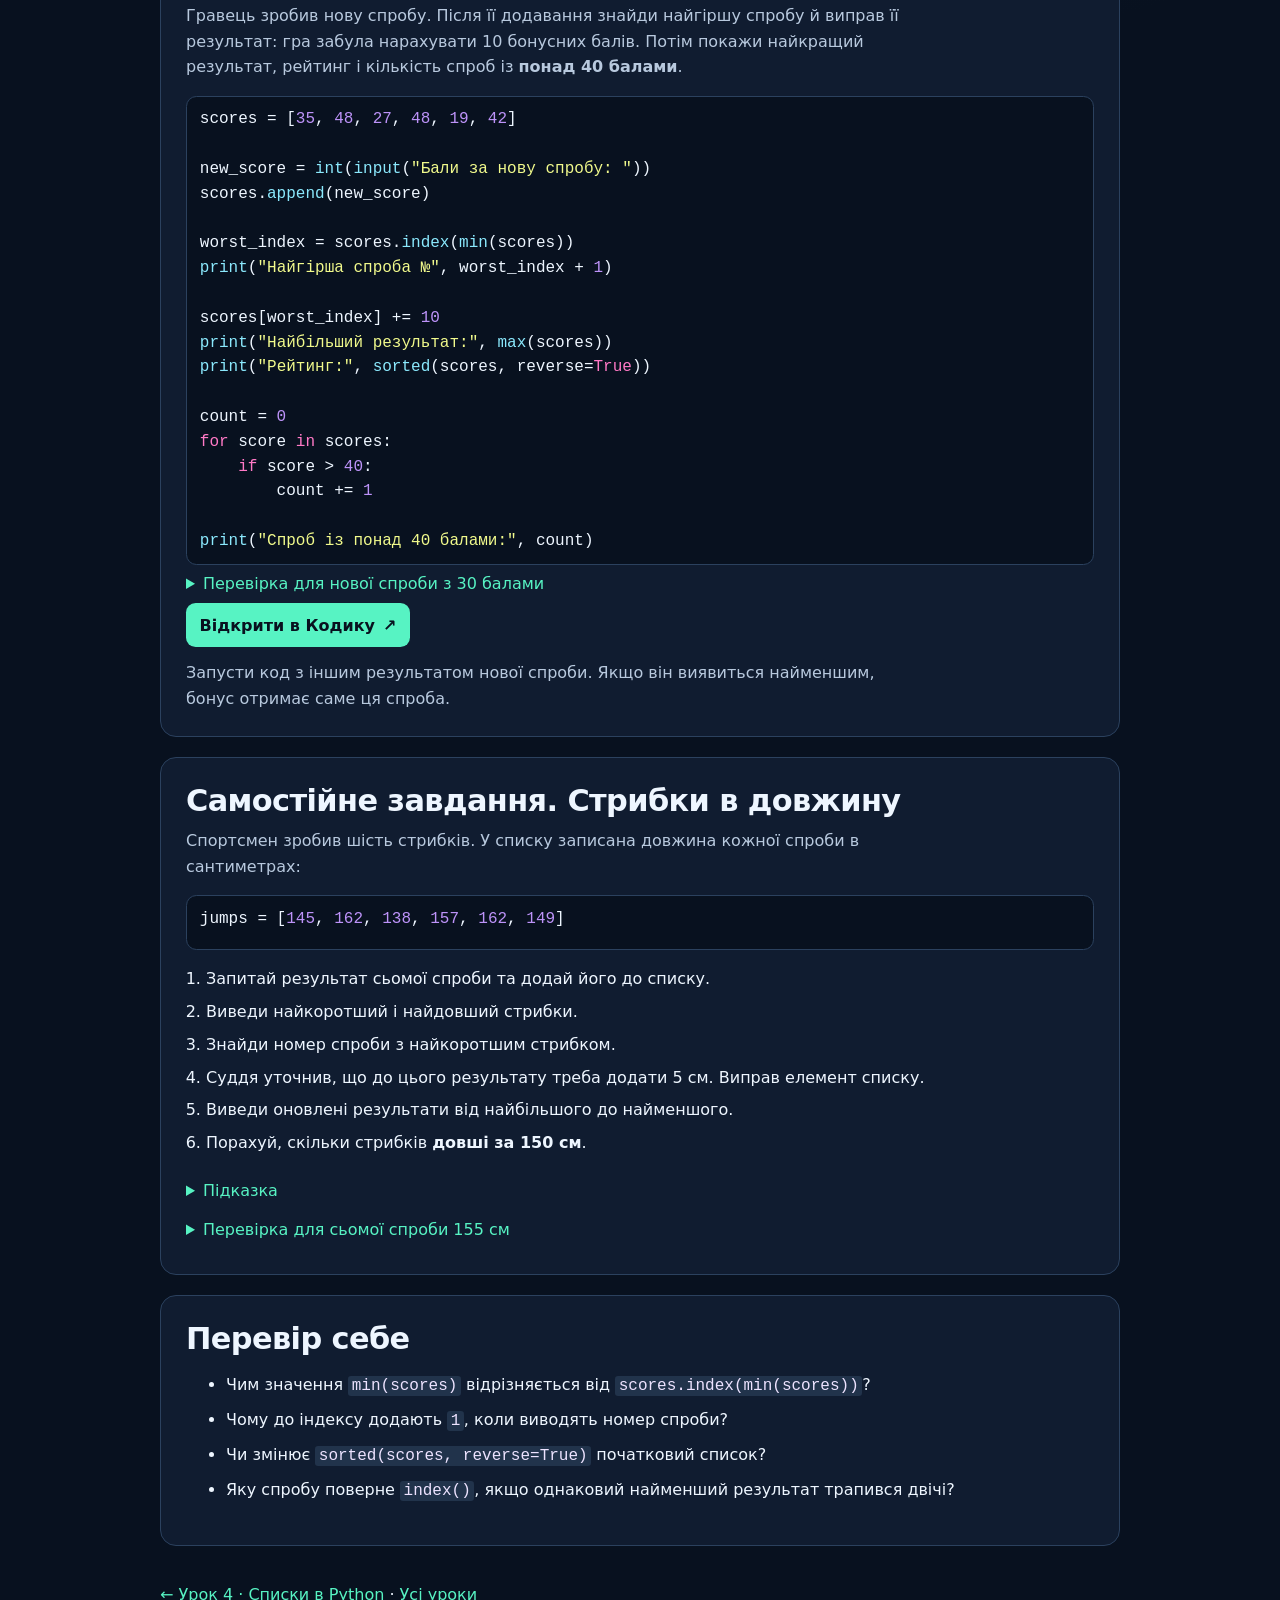
<file: python-5.html>
<!doctype html>
<html lang="uk">
<head>
<meta charset="UTF-8">
<meta name="viewport" content="width=device-width,initial-scale=1">
<meta name="theme-color" content="#08111f">
<title>Урок 5. Результати спроб у грі · Кодик</title>
<link rel="stylesheet" href="lessons.css?v=1">
</head>
<body>
<header class="top wrap">
  <a class="brand" href="./"><span class="logo" aria-hidden="true">&lt;/&gt;</span> Кодик</a>
  <a class="back" href="lessons.html">Усі уроки</a>
</header>
<main class="wrap">
  <div class="intro">
    <p class="tag">Урок 5 · 8 клас</p>
    <h1>Результати спроб у грі</h1>
    <p>Знайди найкращу й найгіршу спроби, виправ пропущений бонус і покажи рейтинг. Для цього знадобляться <code>min()</code>, <code>max()</code>, <code>index()</code> і <code>sorted()</code>.</p>
    <a class="button" href="#extremes-title">Почати урок <span aria-hidden="true">↓</span></a>
  </div>
  <section class="section" aria-labelledby="extremes-title">
    <h2 id="extremes-title">1. Найменше й найбільше значення</h2>
    <p>У списку кожне число — це результат <strong>окремої спроби одного гравця</strong>. Функція <code>min(scores)</code> повертає найменшу кількість балів, а <code>max(scores)</code> — найбільшу.</p>
    <div class="example">
      <div>
        <h3>Код Python</h3>
        <pre><code>scores = [<span class="syntax-number">35</span>, <span class="syntax-number">48</span>, <span class="syntax-number">27</span>, <span class="syntax-number">48</span>, <span class="syntax-number">19</span>, <span class="syntax-number">42</span>]
<span class="syntax-builtin">print</span>(<span class="syntax-builtin">min</span>(scores))
<span class="syntax-builtin">print</span>(<span class="syntax-builtin">max</span>(scores))</code></pre>
      </div>
      <div>
        <h3>Результат</h3>
        <pre class="output"><samp>19
48</samp></pre>
      </div>
    </div>
    <p class="practice">Зверни увагу: найбільший результат <code>48</code> трапився двічі. <code>max()</code> повертає значення, а не номер спроби.</p>
  </section>
  <section class="section" aria-labelledby="index-title">
    <h2 id="index-title">2. Знаходимо номер спроби через <code>index()</code></h2>
    <p>Метод <code>scores.index(19)</code> повертає <strong>індекс першого</strong> елемента зі значенням <code>19</code>. Індекси починаються з нуля: індекс <code>4</code> означає п’яту спробу. Щоб знайти найгіршу спробу, передай до <code>index()</code> значення, яке знайшла функція <code>min()</code>.</p>
    <div class="example">
      <div>
        <h3>Продовження прикладу</h3>
        <pre><code>worst_index = scores.<span class="syntax-builtin">index</span>(<span class="syntax-builtin">min</span>(scores))
<span class="syntax-builtin">print</span>(worst_index)
<span class="syntax-builtin">print</span>(<span class="syntax-string">"Номер спроби:"</span>, worst_index + <span class="syntax-number">1</span>)</code></pre>
      </div>
      <div>
        <h3>Результат</h3>
        <pre class="output"><samp>4
Номер спроби: 5</samp></pre>
      </div>
    </div>
    <p class="practice">Якщо найменше число повторюється, <code>index()</code> знайде першу таку спробу. Якщо шуканого числа в списку немає, програма отримає помилку <code>ValueError</code>.</p>
  </section>
  <section class="section" aria-labelledby="sorted-title">
    <h2 id="sorted-title">3. Показуємо рейтинг через <code>sorted()</code></h2>
    <p><code>sorted(scores)</code> створює <strong>новий список</strong> від найменшого до найбільшого. Додай <code>reverse=True</code>, щоб отримати порядок від найбільшого до найменшого. Початковий порядок спроб у <code>scores</code> при цьому зберігається.</p>
    <div class="example">
      <div>
        <h3>Код Python</h3>
        <pre><code><span class="syntax-builtin">print</span>(<span class="syntax-builtin">sorted</span>(scores, reverse=<span class="syntax-keyword">True</span>))
<span class="syntax-builtin">print</span>(scores)</code></pre>
      </div>
      <div>
        <h3>Результат</h3>
        <pre class="output"><samp>[48, 48, 42, 35, 27, 19]
[35, 48, 27, 48, 19, 42]</samp></pre>
      </div>
    </div>
    <p class="practice">Чому номер спроби зручніше шукати в початковому списку, а не в рейтингу?</p>
  </section>
  <section class="section task" aria-labelledby="game-title">
    <h2 id="game-title">Розібраний приклад. Бонус за спробу</h2>
    <p>Гравець зробив нову спробу. Після її додавання знайди найгіршу спробу й виправ її результат: гра забула нарахувати 10 бонусних балів. Потім покажи найкращий результат, рейтинг і кількість спроб із <strong>понад 40 балами</strong>.</p>
    <pre><code id="program-game">scores = [<span class="syntax-number">35</span>, <span class="syntax-number">48</span>, <span class="syntax-number">27</span>, <span class="syntax-number">48</span>, <span class="syntax-number">19</span>, <span class="syntax-number">42</span>]

new_score = <span class="syntax-builtin">int</span>(<span class="syntax-builtin">input</span>(<span class="syntax-string">"Бали за нову спробу: "</span>))
scores.<span class="syntax-builtin">append</span>(new_score)

worst_index = scores.<span class="syntax-builtin">index</span>(<span class="syntax-builtin">min</span>(scores))
<span class="syntax-builtin">print</span>(<span class="syntax-string">"Найгірша спроба №"</span>, worst_index + <span class="syntax-number">1</span>)

scores[worst_index] += <span class="syntax-number">10</span>
<span class="syntax-builtin">print</span>(<span class="syntax-string">"Найбільший результат:"</span>, <span class="syntax-builtin">max</span>(scores))
<span class="syntax-builtin">print</span>(<span class="syntax-string">"Рейтинг:"</span>, <span class="syntax-builtin">sorted</span>(scores, reverse=<span class="syntax-keyword">True</span>))

count = <span class="syntax-number">0</span>
<span class="syntax-keyword">for</span> score <span class="syntax-keyword">in</span> scores:
    <span class="syntax-keyword">if</span> score &gt; <span class="syntax-number">40</span>:
        count += <span class="syntax-number">1</span>

<span class="syntax-builtin">print</span>(<span class="syntax-string">"Спроб із понад 40 балами:"</span>, count)</code></pre>
    <details>
      <summary>Перевірка для нової спроби з 30 балами</summary>
      <pre class="output"><samp>Найгірша спроба № 5
Найбільший результат: 48
Рейтинг: [48, 48, 42, 35, 30, 29]
Спроб із понад 40 балами: 3</samp></pre>
    </details>
    <a class="button" href="./?lesson5=game">Відкрити в Кодику <span aria-hidden="true">↗</span></a>
    <p class="practice">Запусти код з іншим результатом нової спроби. Якщо він виявиться найменшим, бонус отримає саме ця спроба.</p>
  </section>
  <section class="section task" aria-labelledby="task-title">
    <h2 id="task-title">Самостійне завдання. Стрибки в довжину</h2>
    <p>Спортсмен зробив шість стрибків. У списку записана довжина кожної спроби в сантиметрах:</p>
    <pre><code>jumps = [<span class="syntax-number">145</span>, <span class="syntax-number">162</span>, <span class="syntax-number">138</span>, <span class="syntax-number">157</span>, <span class="syntax-number">162</span>, <span class="syntax-number">149</span>]</code></pre>
    <ol>
      <li>Запитай результат сьомої спроби та додай його до списку.</li>
      <li>Виведи найкоротший і найдовший стрибки.</li>
      <li>Знайди номер спроби з найкоротшим стрибком.</li>
      <li>Суддя уточнив, що до цього результату треба додати 5 см. Виправ елемент списку.</li>
      <li>Виведи оновлені результати від найбільшого до найменшого.</li>
      <li>Порахуй, скільки стрибків <strong>довші за 150 см</strong>.</li>
    </ol>
    <details>
      <summary>Підказка</summary>
      <p>Для введення використай <code>int(input(...))</code> і <code>append()</code>. Індекс найкоротшої спроби знайдеш через <code>jumps.index(min(jumps))</code>. Для підрахунку переглянь список циклом <code>for</code> і перевір <code>jump &gt; 150</code>.</p>
    </details>
    <details>
      <summary>Перевірка для сьомої спроби 155 см</summary>
      <p>Найкоротший стрибок до виправлення — <strong>138 см</strong>, найдовший — <strong>162 см</strong>. Виправляємо <strong>спробу № 3</strong>: 138 + 5 = 143 см.</p>
      <pre class="output"><samp>[162, 162, 157, 155, 149, 145, 143]
Стрибків довших за 150 см: 4</samp></pre>
    </details>
  </section>
  <section class="section task" aria-labelledby="review-title">
    <h2 id="review-title">Перевір себе</h2>
    <ul>
      <li>Чим значення <code>min(scores)</code> відрізняється від <code>scores.index(min(scores))</code>?</li>
      <li>Чому до індексу додають <code>1</code>, коли виводять номер спроби?</li>
      <li>Чи змінює <code>sorted(scores, reverse=True)</code> початковий список?</li>
      <li>Яку спробу поверне <code>index()</code>, якщо однаковий найменший результат трапився двічі?</li>
    </ul>
  </section>
</main>
<footer class="wrap"><a href="python-4.html">← Урок 4 · Списки в Python</a> · <a href="lessons.html">Усі уроки</a></footer>
</body>
</html>
</file>
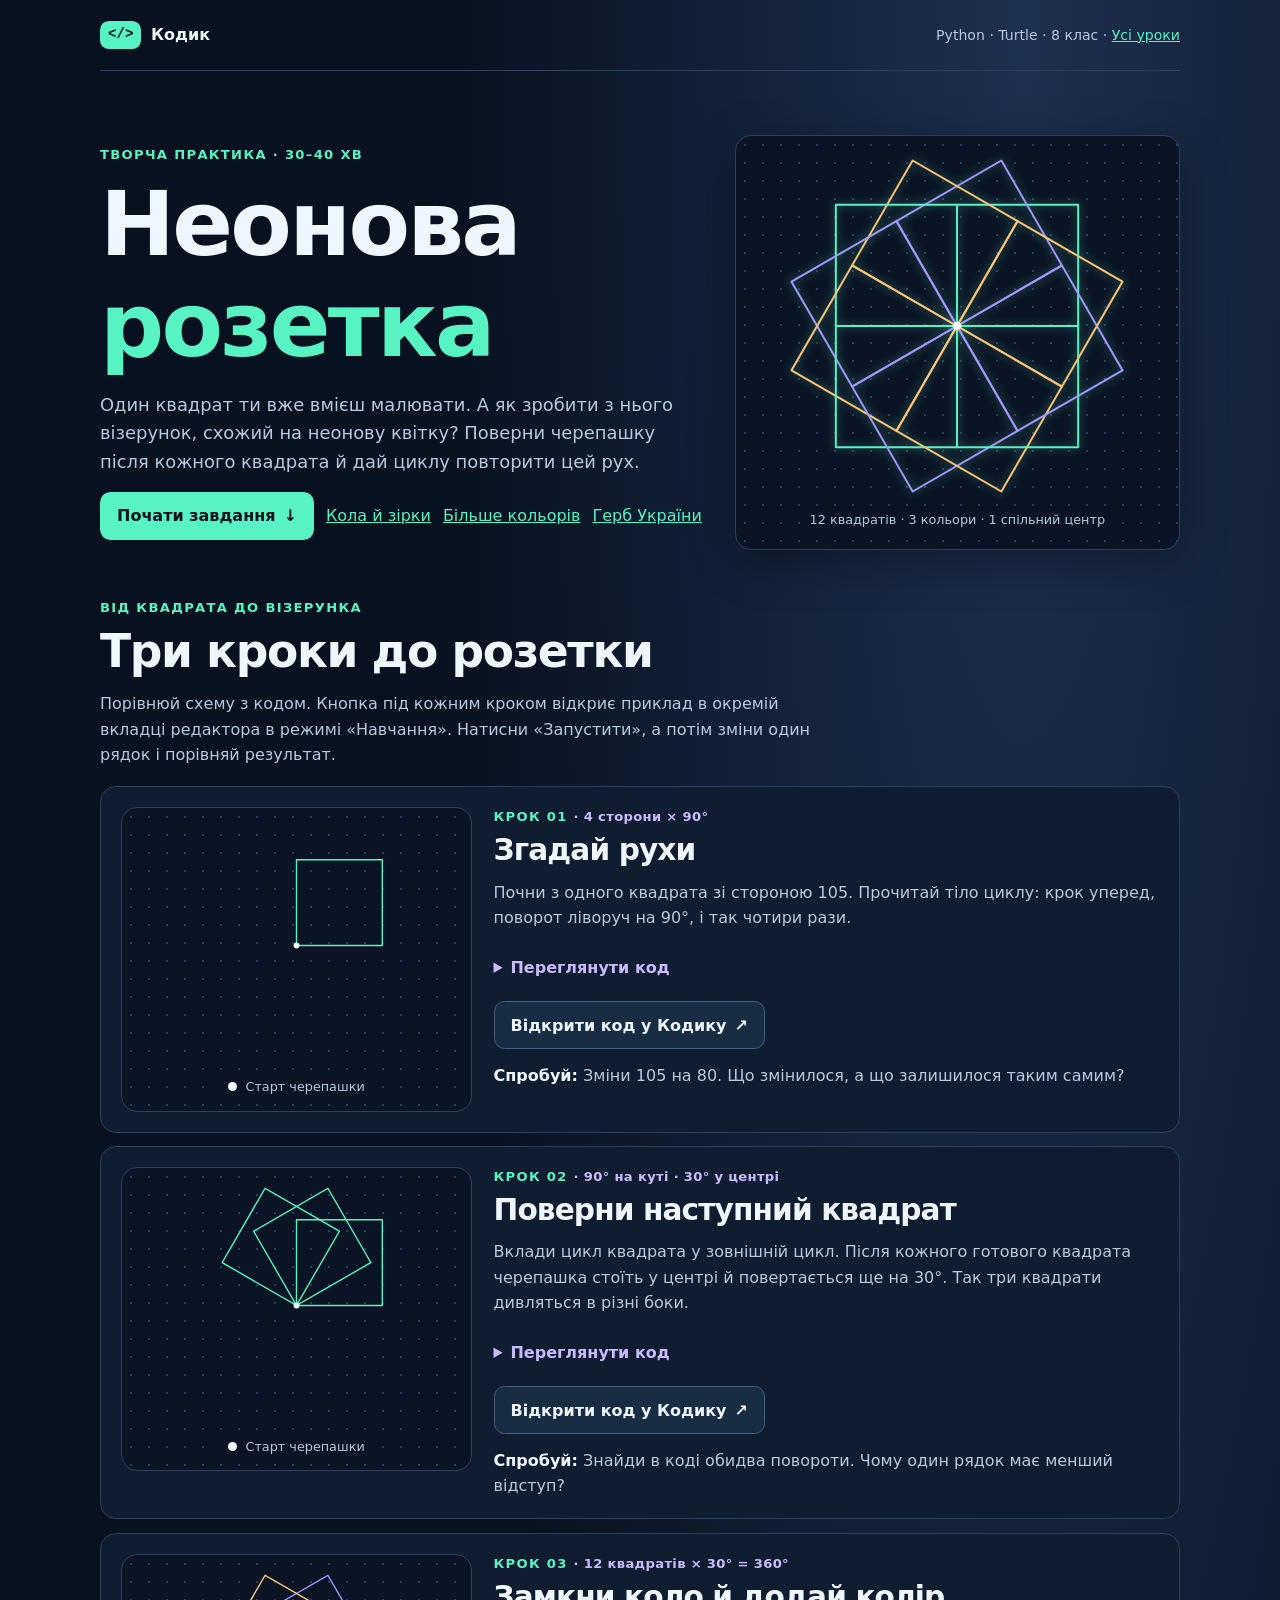
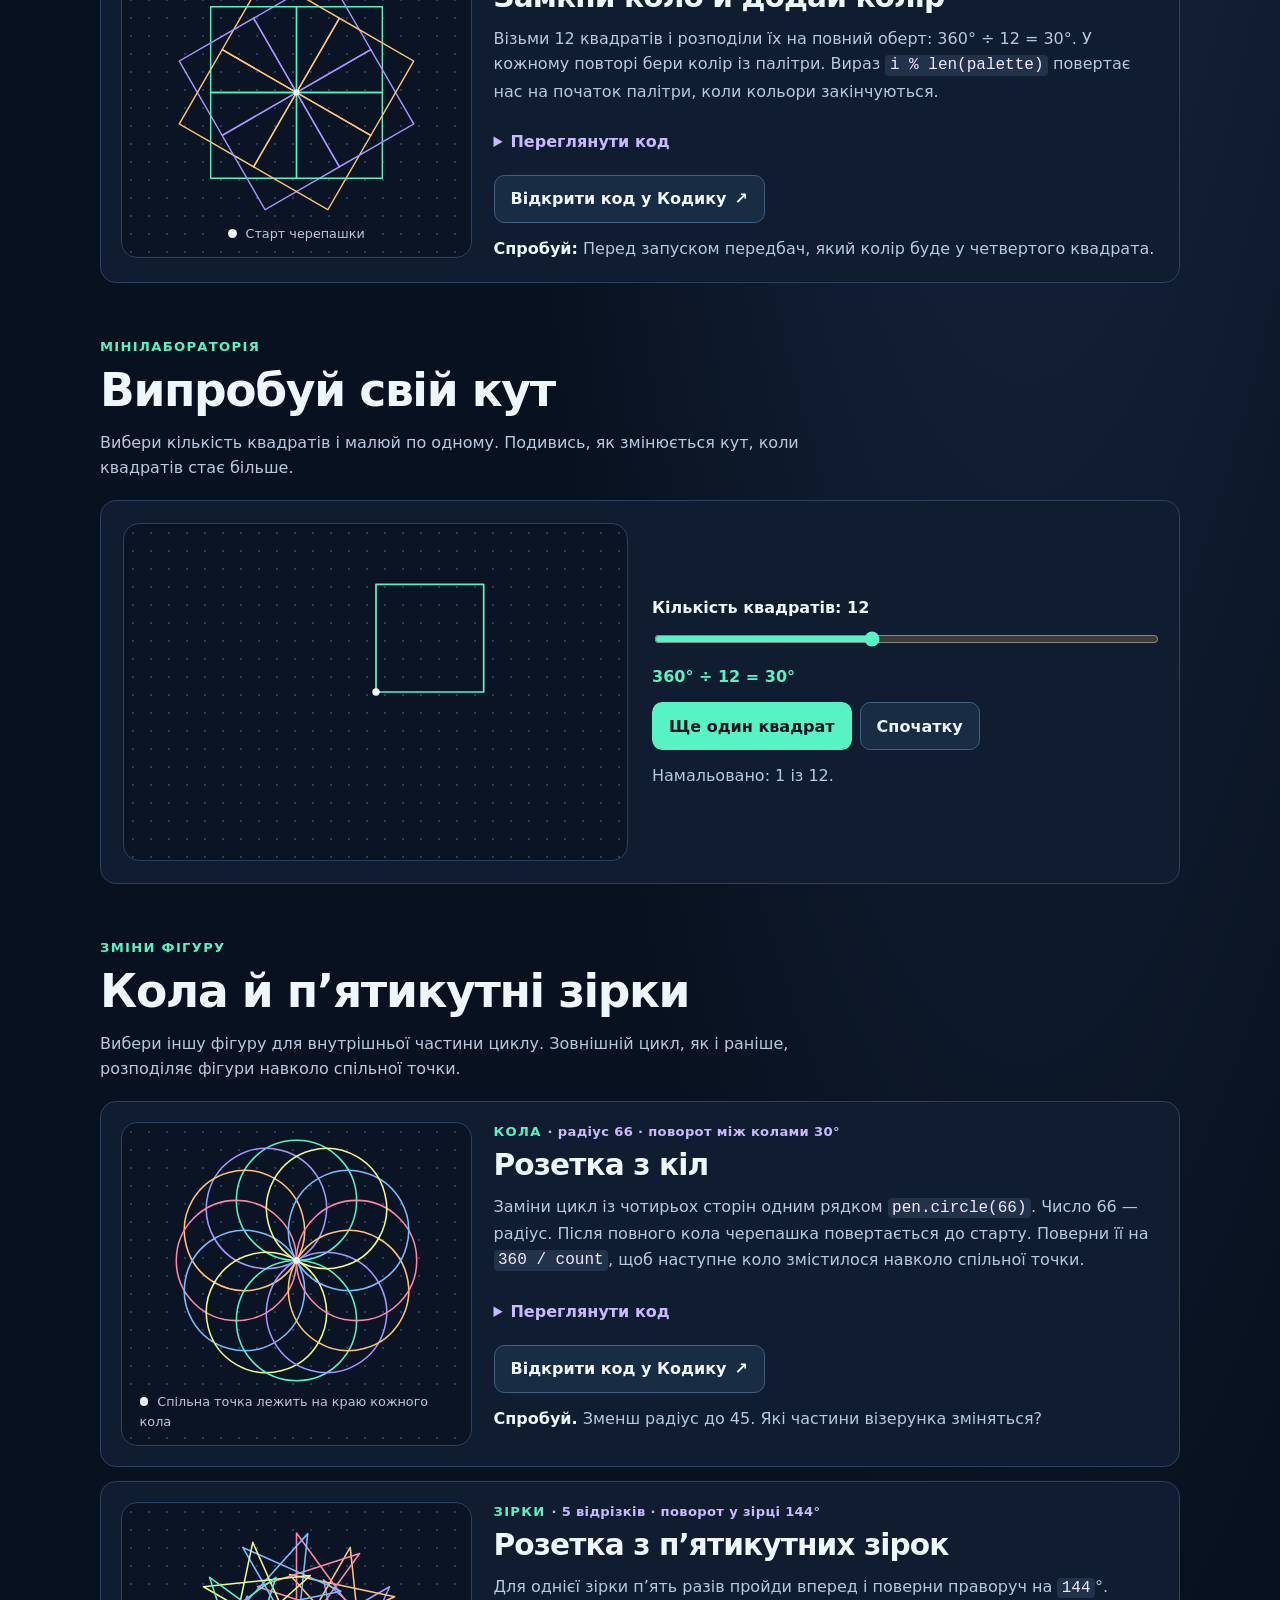
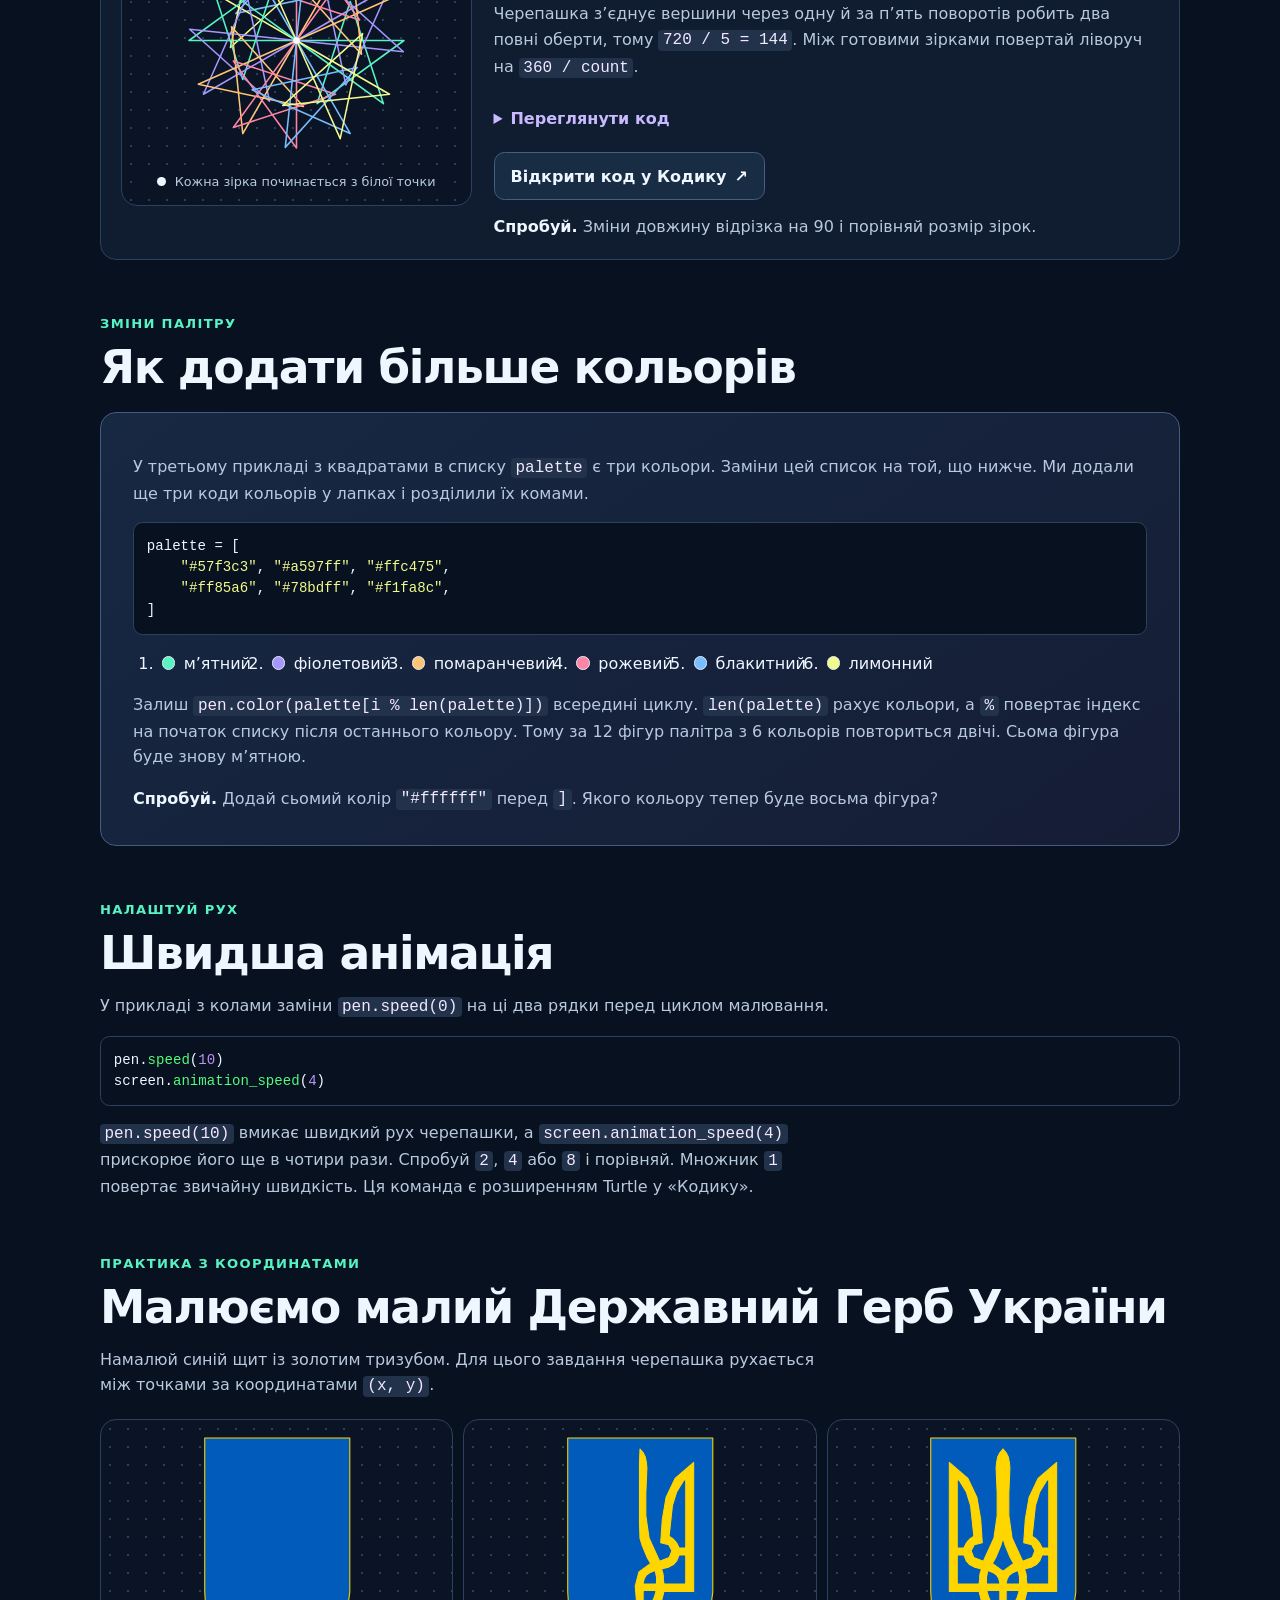
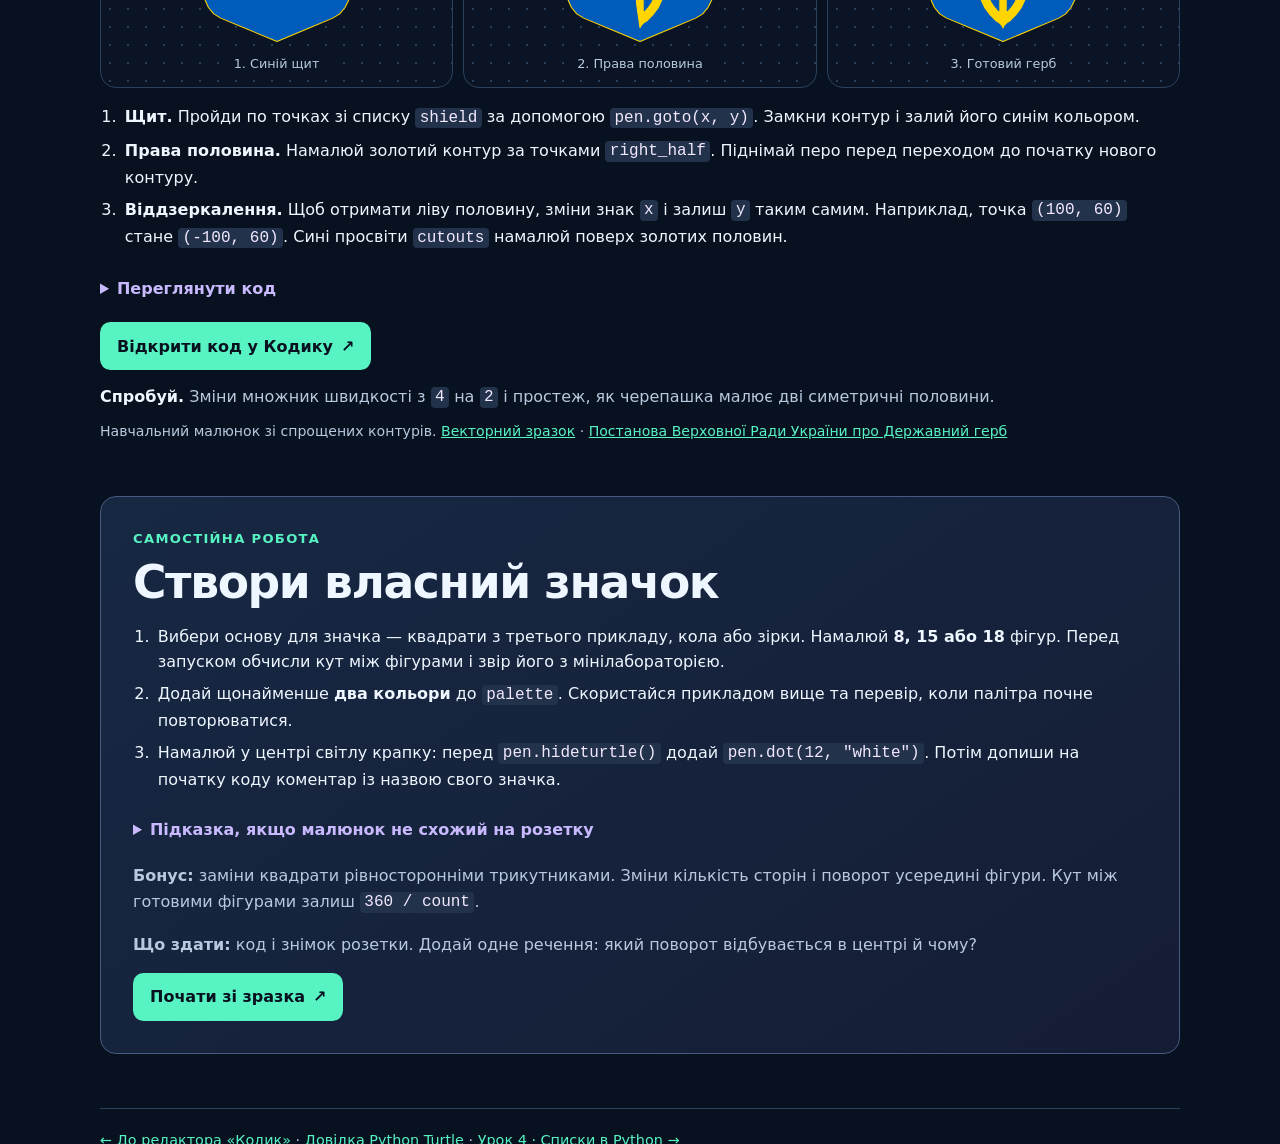
<file: turtle-8.html>
<!doctype html>
<html lang="uk">
<head>
<meta charset="UTF-8">
<meta name="viewport" content="width=device-width,initial-scale=1">
<meta name="theme-color" content="#08111f">
<title>Неонова розетка · Turtle для 8 класу · Кодик</title>
<style>
:root{color-scheme:dark;--bg:#08111f;--panel:#101c30;--ink:#eef6ff;--muted:#b8c9de;--mint:#57f3c3;--line:#2b415e;--lav:#c9baff}
*{box-sizing:border-box}
html{scroll-behavior:smooth}
body{margin:0;background:radial-gradient(ellipse at 80% 0%,#1e3050 0,transparent 36rem),var(--bg);color:var(--ink);font:1rem/1.58 system-ui,-apple-system,"Segoe UI",sans-serif}
a{color:var(--mint)} a:hover{text-decoration-thickness:2px}
a:focus-visible,button:focus-visible,input:focus-visible,summary:focus-visible{outline:3px solid #ffc475;outline-offset:4px}
.wrap{width:min(1080px,100% - 40px);margin:auto}
.top{display:flex;justify-content:space-between;align-items:center;gap:12px;padding:21px 0;border-bottom:1px solid var(--line)}
.brand{font-weight:800;text-decoration:none;color:var(--ink);display:inline-flex;align-items:center;gap:.6rem}
.logo{padding:.25rem .5rem;border-radius:.55rem;background:var(--mint);color:var(--bg);font:900 .88rem/1.4 ui-monospace,monospace}
.meta{color:var(--muted);font-size:.88rem}
.hero{display:grid;grid-template-columns:1.15fr .85fr;gap:32px;align-items:center;padding:64px 0 48px}
.eyebrow{margin:0;color:var(--mint);font-size:.82rem;font-weight:800;letter-spacing:.1em}
.eyebrow span{color:var(--lav);letter-spacing:.025em}
h1,h2,h3{line-height:1.12;margin:0;letter-spacing:-.03em}
h1{font-size:clamp(3rem,7vw,5.8rem);margin:.55rem 0 1rem}
h1 span{display:block;color:var(--mint)}
h2{font-size:clamp(1.8rem,4vw,2.85rem);margin:.45rem 0 .9rem}
h3{font-size:clamp(1.35rem,3vw,1.85rem);margin:.4rem 0 .75rem}
p{margin:.55rem 0 1rem;color:var(--muted)}
.hero p:not(.eyebrow){max-width:54ch;font-size:1.12rem}
.button{min-height:44px;display:inline-flex;align-items:center;justify-content:center;gap:.5rem;padding:.64rem 1rem;border-radius:.65rem;background:var(--mint);color:#08111f;border:1px solid transparent;font:inherit;font-weight:750;text-decoration:none;cursor:pointer}
.button:hover{background:#9affdf}
.button:disabled{background:#20334b;color:#b8c9de;border-color:var(--line);cursor:default}
.button-alt{background:#182c43;color:var(--ink);border-color:#426080}
.button-alt:hover{background:#234261}
.hero-art,.diagram,.play-art{margin:0;display:grid;place-items:center;border:1px solid var(--line);border-radius:1rem;background-color:#0a1424;background-image:radial-gradient(#283f5e 1px,transparent 1px);background-size:18px 18px;overflow:hidden}
.hero-art{min-width:0;padding:10px 14px 15px;box-shadow:0 12px 48px #0005}
.hero-art svg{width:min(100%,360px);filter:drop-shadow(0 0 5px #57f3c380)}
figcaption{color:var(--muted);font-size:.8rem;background:#0a1424;padding:.25rem .6rem;border-radius:.5rem}
.section{margin:0 0 54px;scroll-margin-top:1rem}
.section-head{margin-bottom:1.2rem}
.section-head p{max-width:72ch}
.step{display:grid;grid-template-columns:minmax(170px,.69fr) minmax(0,1.31fr);gap:22px;align-items:start;background:var(--panel);border:1px solid var(--line);border-radius:1rem;padding:20px;margin:.85rem 0;scroll-margin-top:1rem}
.diagram{padding:10px 8px 9px}
.diagram svg{width:min(100%,255px);height:auto}
.origin{display:inline-block;width:.55rem;height:.55rem;border-radius:100%;background:var(--ink);margin-right:.3rem}
.step-body{min-width:0}
details{margin:0 0 .7rem}
summary{color:var(--lav);font-weight:700;cursor:pointer;padding:.55rem 0;width:fit-content;min-height:44px}
code,pre{font-family:ui-monospace,Consolas,monospace} p code,li code{color:#f2e9ff;background:#22324a;border-radius:.25em;padding:.08em .28em}
pre{font-size:.88rem;line-height:1.5;margin:.25rem 0 .85rem;max-width:100%;overflow:auto;background:#08111f;border:1px solid var(--line);border-radius:.6rem;padding:.8rem;color:var(--ink)}
.try{margin:.85rem 0 0}
.try strong{color:var(--ink)}
.lab{display:grid;grid-template-columns:minmax(0,1fr) minmax(0,1fr);gap:24px;align-items:center;padding:22px;background:var(--panel);border:1px solid var(--line);border-radius:1rem}
.play-art{min-width:0;padding:8px}
.play-art svg{display:block;width:min(100%,320px)}
.controls label{display:block;font-weight:750}
input[type=range]{width:100%;accent-color:var(--mint);height:32px;cursor:pointer}
.control-buttons{display:flex;flex-wrap:wrap;gap:.5rem}
.formula{color:var(--mint);font-weight:800;font-variant-numeric:tabular-nums;margin:.15rem 0 .8rem}
#progress{margin:.8rem 0 0}
.mission{background:linear-gradient(145deg,#172843,#151d35);border:1px solid #465b7f;border-radius:1rem;padding:clamp(18px,4vw,32px)}
ol{padding-left:1.35rem}
ol li{padding-left:.2rem;margin:.4rem 0}
footer{border-top:1px solid var(--line);padding:20px 0 30px;color:var(--muted);font-size:.9rem}
@media(max-width:690px){.hero,.step,.lab{grid-template-columns:minmax(0,1fr)}.hero{padding:36px 0;gap:20px}.hero-art svg{max-height:280px}.diagram svg{max-height:190px}.step,.lab{padding:15px}.section{margin-bottom:36px}.wrap{width:calc(100% - 28px)}}
@media(prefers-reduced-motion:reduce){html{scroll-behavior:auto}}
pre .syntax-keyword{color:#ff79c6}pre .syntax-string{color:#f1fa8c}pre .syntax-number{color:#bd93f9}pre .syntax-function{color:#50fa7b}pre .syntax-builtin{color:#8be9fd}pre .syntax-comment{color:#90a6bd}
.lesson-links{display:flex;flex-wrap:wrap;gap:.75rem;align-items:center}
.palette-colors{display:flex;flex-wrap:wrap;gap:.4rem 1.1rem;margin:1rem 0;padding-left:1.6rem}
.palette-colors li{margin:0}
.color-dot{display:inline-block;width:.85rem;height:.85rem;margin-right:.2rem;border:1px solid #e3ebf5;border-radius:50%;background:var(--swatch);vertical-align:-.07em}
.crest-stages{display:grid;grid-template-columns:repeat(3,minmax(0,1fr));gap:.65rem}
.crest-stages .diagram{min-width:0}
.crest-stages svg{width:min(100%,180px);max-height:220px}
.crest-stages figcaption{text-align:center}
</style>
</head>
<body>
<header class="top wrap"><a class="brand" href="./"><span class="logo" aria-hidden="true">&lt;/&gt;</span> Кодик</a><span class="meta">Python · Turtle · 8 клас · <a href="./lessons.html">Усі уроки</a></span></header>
<main class="wrap">
  <section class="hero" aria-labelledby="title">
    <div>
      <p class="eyebrow">ТВОРЧА ПРАКТИКА · 30–40 ХВ</p>
      <h1 id="title">Неонова <span>розетка</span></h1>
      <p>Один квадрат ти вже вмієш малювати. А як зробити з нього візерунок, схожий на неонову квітку? Поверни черепашку після кожного квадрата й дай циклу повторити цей рух.</p>
      <div class="lesson-links"><a class="button" href="#steps">Почати завдання <span aria-hidden="true">↓</span></a><a href="#variants">Кола й зірки</a><a href="#palette">Більше кольорів</a><a href="#tryzub">Герб України</a></div>
    </div>
    <figure class="hero-art" aria-label="Кінцевий візерунок: 12 квадратів, повернутих навколо спільної вершини"><svg viewBox="-156 -156 312 312" aria-hidden="true" focusable="false"><g fill="none" stroke-width="1.7" stroke-linejoin="round"><path d="M0 0H105V-105H0Z" transform="rotate(0)" stroke="#57f3c3"/><path d="M0 0H105V-105H0Z" transform="rotate(-30)" stroke="#a597ff"/><path d="M0 0H105V-105H0Z" transform="rotate(-60)" stroke="#ffc475"/><path d="M0 0H105V-105H0Z" transform="rotate(-90)" stroke="#57f3c3"/><path d="M0 0H105V-105H0Z" transform="rotate(-120)" stroke="#a597ff"/><path d="M0 0H105V-105H0Z" transform="rotate(-150)" stroke="#ffc475"/><path d="M0 0H105V-105H0Z" transform="rotate(-180)" stroke="#57f3c3"/><path d="M0 0H105V-105H0Z" transform="rotate(-210)" stroke="#a597ff"/><path d="M0 0H105V-105H0Z" transform="rotate(-240)" stroke="#ffc475"/><path d="M0 0H105V-105H0Z" transform="rotate(-270)" stroke="#57f3c3"/><path d="M0 0H105V-105H0Z" transform="rotate(-300)" stroke="#a597ff"/><path d="M0 0H105V-105H0Z" transform="rotate(-330)" stroke="#ffc475"/></g><circle r="3.6" fill="#f9fcff"/></svg><figcaption>12 квадратів · 3 кольори · 1 спільний центр</figcaption></figure>
  </section>
  <section class="section" id="steps" aria-labelledby="steps-title">
    <div class="section-head">
      <p class="eyebrow">ВІД КВАДРАТА ДО ВІЗЕРУНКА</p>
      <h2 id="steps-title">Три кроки до розетки</h2>
      <p>Порівнюй схему з кодом. Кнопка під кожним кроком відкриє приклад в окремій вкладці редактора в режимі «Навчання». Натисни «Запустити», а потім зміни один рядок і порівняй результат.</p>
    </div>
<article class="step" id="square">
  <figure class="diagram" aria-label="Один квадрат виходить із центральної точки">
    <svg viewBox="-156 -156 312 312" aria-hidden="true" focusable="false"><g fill="none" stroke-width="1.7" stroke-linejoin="round"><path d="M0 0H105V-105H0Z" transform="rotate(0)" stroke="#57f3c3"/></g><circle r="3.6" fill="#f9fcff"/></svg>
    <figcaption><span class="origin"></span> Старт черепашки</figcaption>
  </figure>
  <div class="step-body">
    <p class="eyebrow">КРОК 01 <span>· 4 сторони × 90°</span></p>
    <h3>Згадай рухи</h3>
    <p>Почни з одного квадрата зі стороною 105. Прочитай тіло циклу: крок уперед, поворот ліворуч на 90°, і так чотири рази.</p>
    <details><summary>Переглянути код</summary><pre><code id="program-square"><span class="syntax-keyword">import</span> turtle

screen = turtle.<span class="syntax-function">Screen</span>()
screen.<span class="syntax-function">bgcolor</span>(<span class="syntax-string">"#08111f"</span>)
pen = turtle.<span class="syntax-function">Turtle</span>()
pen.<span class="syntax-function">pensize</span>(<span class="syntax-number">2</span>)
pen.<span class="syntax-function">speed</span>(<span class="syntax-number">0</span>)
pen.<span class="syntax-function">color</span>(<span class="syntax-string">"#57f3c3"</span>)

<span class="syntax-keyword">for</span> side <span class="syntax-keyword">in</span> <span class="syntax-builtin">range</span>(<span class="syntax-number">4</span>):
    pen.<span class="syntax-function">forward</span>(<span class="syntax-number">105</span>)
    pen.<span class="syntax-function">left</span>(<span class="syntax-number">90</span>)

pen.<span class="syntax-function">hideturtle</span>()
turtle.<span class="syntax-function">done</span>()</code></pre></details>
    <a class="button button-alt" href="./?turtle8=square">Відкрити код у Кодику <span aria-hidden="true">↗</span></a>
    <p class="try"><strong>Спробуй:</strong> Зміни 105 на 80. Що змінилося, а що залишилося таким самим?</p>
  </div>
</article>
<article class="step" id="turn">
  <figure class="diagram" aria-label="Три квадрати повернуті на 0, 30 і 60 градусів">
    <svg viewBox="-156 -156 312 312" aria-hidden="true" focusable="false"><g fill="none" stroke-width="1.7" stroke-linejoin="round"><path d="M0 0H105V-105H0Z" transform="rotate(0)" stroke="#57f3c3"/><path d="M0 0H105V-105H0Z" transform="rotate(-30)" stroke="#57f3c3"/><path d="M0 0H105V-105H0Z" transform="rotate(-60)" stroke="#57f3c3"/></g><circle r="3.6" fill="#f9fcff"/></svg>
    <figcaption><span class="origin"></span> Старт черепашки</figcaption>
  </figure>
  <div class="step-body">
    <p class="eyebrow">КРОК 02 <span>· 90° на куті · 30° у центрі</span></p>
    <h3>Поверни наступний квадрат</h3>
    <p>Вклади цикл квадрата у зовнішній цикл. Після кожного готового квадрата черепашка стоїть у центрі й повертається ще на 30°. Так три квадрати дивляться в різні боки.</p>
    <details><summary>Переглянути код</summary><pre><code id="program-turn"><span class="syntax-keyword">import</span> turtle

screen = turtle.<span class="syntax-function">Screen</span>()
screen.<span class="syntax-function">bgcolor</span>(<span class="syntax-string">"#08111f"</span>)
pen = turtle.<span class="syntax-function">Turtle</span>()
pen.<span class="syntax-function">pensize</span>(<span class="syntax-number">2</span>)
pen.<span class="syntax-function">speed</span>(<span class="syntax-number">0</span>)
pen.<span class="syntax-function">color</span>(<span class="syntax-string">"#57f3c3"</span>)

<span class="syntax-keyword">for</span> i <span class="syntax-keyword">in</span> <span class="syntax-builtin">range</span>(<span class="syntax-number">3</span>):
    <span class="syntax-keyword">for</span> side <span class="syntax-keyword">in</span> <span class="syntax-builtin">range</span>(<span class="syntax-number">4</span>):
        pen.<span class="syntax-function">forward</span>(<span class="syntax-number">105</span>)
        pen.<span class="syntax-function">left</span>(<span class="syntax-number">90</span>)
    pen.<span class="syntax-function">left</span>(<span class="syntax-number">30</span>)

pen.<span class="syntax-function">hideturtle</span>()
turtle.<span class="syntax-function">done</span>()</code></pre></details>
    <a class="button button-alt" href="./?turtle8=turn">Відкрити код у Кодику <span aria-hidden="true">↗</span></a>
    <p class="try"><strong>Спробуй:</strong> Знайди в коді обидва повороти. Чому один рядок має менший відступ?</p>
  </div>
</article>
<article class="step" id="glow">
  <figure class="diagram" aria-label="Розетка з дванадцяти квадратів у трьох кольорах">
    <svg viewBox="-156 -156 312 312" aria-hidden="true" focusable="false"><g fill="none" stroke-width="1.7" stroke-linejoin="round"><path d="M0 0H105V-105H0Z" transform="rotate(0)" stroke="#57f3c3"/><path d="M0 0H105V-105H0Z" transform="rotate(-30)" stroke="#a597ff"/><path d="M0 0H105V-105H0Z" transform="rotate(-60)" stroke="#ffc475"/><path d="M0 0H105V-105H0Z" transform="rotate(-90)" stroke="#57f3c3"/><path d="M0 0H105V-105H0Z" transform="rotate(-120)" stroke="#a597ff"/><path d="M0 0H105V-105H0Z" transform="rotate(-150)" stroke="#ffc475"/><path d="M0 0H105V-105H0Z" transform="rotate(-180)" stroke="#57f3c3"/><path d="M0 0H105V-105H0Z" transform="rotate(-210)" stroke="#a597ff"/><path d="M0 0H105V-105H0Z" transform="rotate(-240)" stroke="#ffc475"/><path d="M0 0H105V-105H0Z" transform="rotate(-270)" stroke="#57f3c3"/><path d="M0 0H105V-105H0Z" transform="rotate(-300)" stroke="#a597ff"/><path d="M0 0H105V-105H0Z" transform="rotate(-330)" stroke="#ffc475"/></g><circle r="3.6" fill="#f9fcff"/></svg>
    <figcaption><span class="origin"></span> Старт черепашки</figcaption>
  </figure>
  <div class="step-body">
    <p class="eyebrow">КРОК 03 <span>· 12 квадратів × 30° = 360°</span></p>
    <h3>Замкни коло й додай колір</h3>
    <p>Візьми 12 квадратів і розподіли їх на повний оберт: 360° ÷ 12 = 30°. У кожному повторі бери колір із палітри. Вираз <code>i % len(palette)</code> повертає нас на початок палітри, коли кольори закінчуються.</p>
    <details><summary>Переглянути код</summary><pre><code id="program-glow"><span class="syntax-keyword">import</span> turtle

screen = turtle.<span class="syntax-function">Screen</span>()
screen.<span class="syntax-function">bgcolor</span>(<span class="syntax-string">"#08111f"</span>)
pen = turtle.<span class="syntax-function">Turtle</span>()
pen.<span class="syntax-function">pensize</span>(<span class="syntax-number">2</span>)
pen.<span class="syntax-function">speed</span>(<span class="syntax-number">0</span>)

palette = [<span class="syntax-string">"#57f3c3"</span>, <span class="syntax-string">"#a597ff"</span>, <span class="syntax-string">"#ffc475"</span>]
count = <span class="syntax-number">12</span>

<span class="syntax-keyword">for</span> i <span class="syntax-keyword">in</span> <span class="syntax-builtin">range</span>(count):
    pen.<span class="syntax-function">color</span>(palette[i % <span class="syntax-builtin">len</span>(palette)])
    <span class="syntax-keyword">for</span> side <span class="syntax-keyword">in</span> <span class="syntax-builtin">range</span>(<span class="syntax-number">4</span>):
        pen.<span class="syntax-function">forward</span>(<span class="syntax-number">105</span>)
        pen.<span class="syntax-function">left</span>(<span class="syntax-number">90</span>)
    pen.<span class="syntax-function">left</span>(<span class="syntax-number">360</span> / count)

pen.<span class="syntax-function">hideturtle</span>()
turtle.<span class="syntax-function">done</span>()</code></pre></details>
    <a class="button button-alt" href="./?turtle8=glow">Відкрити код у Кодику <span aria-hidden="true">↗</span></a>
    <p class="try"><strong>Спробуй:</strong> Перед запуском передбач, який колір буде у четвертого квадрата.</p>
  </div>
</article>
  </section>
  <section class="section" aria-labelledby="lab-title">
    <div class="section-head"><p class="eyebrow">МІНІЛАБОРАТОРІЯ</p><h2 id="lab-title">Випробуй свій кут</h2><p>Вибери кількість квадратів і малюй по одному. Подивись, як змінюється кут, коли квадратів стає більше.</p></div>
    <div class="lab">
      <div class="play-art">
        <svg id="play-art" role="img" aria-label="Один квадрат біля центру" viewBox="-156 -156 312 312"><g id="play-lines" fill="none" stroke-width="1.7" stroke-linejoin="round"><path d="M0 0H105V-105H0Z" transform="rotate(0)" stroke="#57f3c3"/></g><circle r="3.6" fill="#f9fcff"/></svg>
      </div>
      <div class="controls">
        <label for="count">Кількість квадратів: <output id="count-value" for="count">12</output></label>
        <input type="range" id="count" min="3" max="24" value="12" step="1">
        <p class="formula" id="formula">360° ÷ 12 = 30°</p>
        <div class="control-buttons"><button class="button" id="next" type="button">Ще один квадрат</button><button class="button button-alt" id="reset" type="button">Спочатку</button></div>
        <p id="progress" role="status">Намальовано: 1 із 12.</p>
      </div>
    </div>
  </section>
  <section class="section" id="variants" aria-labelledby="variants-title">
    <div class="section-head">
      <p class="eyebrow">ЗМІНИ ФІГУРУ</p>
      <h2 id="variants-title">Кола й п’ятикутні зірки</h2>
      <p>Вибери іншу фігуру для внутрішньої частини циклу. Зовнішній цикл, як і раніше, розподіляє фігури навколо спільної точки.</p>
    </div>
    <article class="step" id="circles">
      <figure class="diagram" aria-label="Дванадцять кіл у шести кольорах торкаються спільної точки">
        <svg viewBox="-140 -140 280 280" aria-hidden="true" focusable="false"><g fill="none" stroke-width="1.7" stroke-linejoin="round"><circle cx="0" cy="-66" r="66" transform="rotate(0)" stroke="#57f3c3"/><circle cx="0" cy="-66" r="66" transform="rotate(-30)" stroke="#a597ff"/><circle cx="0" cy="-66" r="66" transform="rotate(-60)" stroke="#ffc475"/><circle cx="0" cy="-66" r="66" transform="rotate(-90)" stroke="#ff85a6"/><circle cx="0" cy="-66" r="66" transform="rotate(-120)" stroke="#78bdff"/><circle cx="0" cy="-66" r="66" transform="rotate(-150)" stroke="#f1fa8c"/><circle cx="0" cy="-66" r="66" transform="rotate(-180)" stroke="#57f3c3"/><circle cx="0" cy="-66" r="66" transform="rotate(-210)" stroke="#a597ff"/><circle cx="0" cy="-66" r="66" transform="rotate(-240)" stroke="#ffc475"/><circle cx="0" cy="-66" r="66" transform="rotate(-270)" stroke="#ff85a6"/><circle cx="0" cy="-66" r="66" transform="rotate(-300)" stroke="#78bdff"/><circle cx="0" cy="-66" r="66" transform="rotate(-330)" stroke="#f1fa8c"/></g><circle r="3.6" fill="#f9fcff"/></svg>
        <figcaption><span class="origin"></span> Спільна точка лежить на краю кожного кола</figcaption>
      </figure>
      <div class="step-body">
        <p class="eyebrow">КОЛА <span>· радіус 66 · поворот між колами 30°</span></p>
        <h3>Розетка з кіл</h3>
        <p>Заміни цикл із чотирьох сторін одним рядком <code>pen.circle(66)</code>. Число 66 — радіус. Після повного кола черепашка повертається до старту. Поверни її на <code>360 / count</code>, щоб наступне коло змістилося навколо спільної точки.</p>
        <details><summary>Переглянути код</summary><pre><code id="program-circles"><span class="syntax-keyword">import</span> turtle

screen = turtle.<span class="syntax-function">Screen</span>()
screen.<span class="syntax-function">bgcolor</span>(<span class="syntax-string">"#08111f"</span>)
pen = turtle.<span class="syntax-function">Turtle</span>()
pen.<span class="syntax-function">pensize</span>(<span class="syntax-number">2</span>)
pen.<span class="syntax-function">speed</span>(<span class="syntax-number">0</span>)

palette = [
    <span class="syntax-string">"#57f3c3"</span>, <span class="syntax-string">"#a597ff"</span>, <span class="syntax-string">"#ffc475"</span>,
    <span class="syntax-string">"#ff85a6"</span>, <span class="syntax-string">"#78bdff"</span>, <span class="syntax-string">"#f1fa8c"</span>,
]
count = <span class="syntax-number">12</span>

<span class="syntax-keyword">for</span> i <span class="syntax-keyword">in</span> <span class="syntax-builtin">range</span>(count):
    pen.<span class="syntax-function">color</span>(palette[i % <span class="syntax-builtin">len</span>(palette)])
    pen.<span class="syntax-function">circle</span>(<span class="syntax-number">66</span>)
    pen.<span class="syntax-function">left</span>(<span class="syntax-number">360</span> / count)

pen.<span class="syntax-function">hideturtle</span>()
turtle.<span class="syntax-function">done</span>()</code></pre></details>
        <a class="button button-alt" href="./?turtle8=circles">Відкрити код у Кодику <span aria-hidden="true">↗</span></a>
        <p class="try"><strong>Спробуй.</strong> Зменш радіус до 45. Які частини візерунка зміняться?</p>
      </div>
    </article>
    <article class="step" id="stars">
      <figure class="diagram" aria-label="Дванадцять п’ятикутних зірок у шести кольорах мають спільну вершину">
        <svg viewBox="-140 -140 280 280" aria-hidden="true" focusable="false"><g fill="none" stroke-width="1.7" stroke-linejoin="round"><path d="M0 0L118.00 0.00L22.54 69.36L59.00 -42.87L95.46 69.36Z" transform="rotate(0)" stroke="#57f3c3"/><path d="M0 0L118.00 0.00L22.54 69.36L59.00 -42.87L95.46 69.36Z" transform="rotate(-30)" stroke="#a597ff"/><path d="M0 0L118.00 0.00L22.54 69.36L59.00 -42.87L95.46 69.36Z" transform="rotate(-60)" stroke="#ffc475"/><path d="M0 0L118.00 0.00L22.54 69.36L59.00 -42.87L95.46 69.36Z" transform="rotate(-90)" stroke="#ff85a6"/><path d="M0 0L118.00 0.00L22.54 69.36L59.00 -42.87L95.46 69.36Z" transform="rotate(-120)" stroke="#78bdff"/><path d="M0 0L118.00 0.00L22.54 69.36L59.00 -42.87L95.46 69.36Z" transform="rotate(-150)" stroke="#f1fa8c"/><path d="M0 0L118.00 0.00L22.54 69.36L59.00 -42.87L95.46 69.36Z" transform="rotate(-180)" stroke="#57f3c3"/><path d="M0 0L118.00 0.00L22.54 69.36L59.00 -42.87L95.46 69.36Z" transform="rotate(-210)" stroke="#a597ff"/><path d="M0 0L118.00 0.00L22.54 69.36L59.00 -42.87L95.46 69.36Z" transform="rotate(-240)" stroke="#ffc475"/><path d="M0 0L118.00 0.00L22.54 69.36L59.00 -42.87L95.46 69.36Z" transform="rotate(-270)" stroke="#ff85a6"/><path d="M0 0L118.00 0.00L22.54 69.36L59.00 -42.87L95.46 69.36Z" transform="rotate(-300)" stroke="#78bdff"/><path d="M0 0L118.00 0.00L22.54 69.36L59.00 -42.87L95.46 69.36Z" transform="rotate(-330)" stroke="#f1fa8c"/></g><circle r="3.6" fill="#f9fcff"/></svg>
        <figcaption><span class="origin"></span> Кожна зірка починається з білої точки</figcaption>
      </figure>
      <div class="step-body">
        <p class="eyebrow">ЗІРКИ <span>· 5 відрізків · поворот у зірці 144°</span></p>
        <h3>Розетка з п’ятикутних зірок</h3>
        <p>Для однієї зірки п’ять разів пройди вперед і поверни праворуч на <code>144</code>°. Черепашка з’єднує вершини через одну й за п’ять поворотів робить два повні оберти, тому <code>720 / 5 = 144</code>. Між готовими зірками повертай ліворуч на <code>360 / count</code>.</p>
        <details><summary>Переглянути код</summary><pre><code id="program-stars"><span class="syntax-keyword">import</span> turtle

screen = turtle.<span class="syntax-function">Screen</span>()
screen.<span class="syntax-function">bgcolor</span>(<span class="syntax-string">"#08111f"</span>)
pen = turtle.<span class="syntax-function">Turtle</span>()
pen.<span class="syntax-function">pensize</span>(<span class="syntax-number">2</span>)
pen.<span class="syntax-function">speed</span>(<span class="syntax-number">0</span>)

palette = [
    <span class="syntax-string">"#57f3c3"</span>, <span class="syntax-string">"#a597ff"</span>, <span class="syntax-string">"#ffc475"</span>,
    <span class="syntax-string">"#ff85a6"</span>, <span class="syntax-string">"#78bdff"</span>, <span class="syntax-string">"#f1fa8c"</span>,
]
count = <span class="syntax-number">12</span>

<span class="syntax-keyword">for</span> i <span class="syntax-keyword">in</span> <span class="syntax-builtin">range</span>(count):
    pen.<span class="syntax-function">color</span>(palette[i % <span class="syntax-builtin">len</span>(palette)])
    <span class="syntax-keyword">for</span> side <span class="syntax-keyword">in</span> <span class="syntax-builtin">range</span>(<span class="syntax-number">5</span>):
        pen.<span class="syntax-function">forward</span>(<span class="syntax-number">118</span>)
        pen.<span class="syntax-function">right</span>(<span class="syntax-number">144</span>)
    pen.<span class="syntax-function">left</span>(<span class="syntax-number">360</span> / count)

pen.<span class="syntax-function">hideturtle</span>()
turtle.<span class="syntax-function">done</span>()</code></pre></details>
        <a class="button button-alt" href="./?turtle8=stars">Відкрити код у Кодику <span aria-hidden="true">↗</span></a>
        <p class="try"><strong>Спробуй.</strong> Зміни довжину відрізка на 90 і порівняй розмір зірок.</p>
      </div>
    </article>
  </section>
  <section class="section" id="palette" aria-labelledby="palette-title">
    <div class="section-head">
      <p class="eyebrow">ЗМІНИ ПАЛІТРУ</p>
      <h2 id="palette-title">Як додати більше кольорів</h2>
    </div>
    <div class="mission">
      <p>У третьому прикладі з квадратами в списку <code>palette</code> є три кольори. Заміни цей список на той, що нижче. Ми додали ще три коди кольорів у лапках і розділили їх комами.</p>
      <pre><code>palette = [
    <span class="syntax-string">"#57f3c3"</span>, <span class="syntax-string">"#a597ff"</span>, <span class="syntax-string">"#ffc475"</span>,
    <span class="syntax-string">"#ff85a6"</span>, <span class="syntax-string">"#78bdff"</span>, <span class="syntax-string">"#f1fa8c"</span>,
]</code></pre>
      <ol class="palette-colors" aria-label="Порядок кольорів у палітрі">
        <li><span class="color-dot" style="--swatch:#57f3c3" aria-hidden="true"></span> м’ятний</li>
        <li><span class="color-dot" style="--swatch:#a597ff" aria-hidden="true"></span> фіолетовий</li>
        <li><span class="color-dot" style="--swatch:#ffc475" aria-hidden="true"></span> помаранчевий</li>
        <li><span class="color-dot" style="--swatch:#ff85a6" aria-hidden="true"></span> рожевий</li>
        <li><span class="color-dot" style="--swatch:#78bdff" aria-hidden="true"></span> блакитний</li>
        <li><span class="color-dot" style="--swatch:#f1fa8c" aria-hidden="true"></span> лимонний</li>
      </ol>
      <p>Залиш <code>pen.color(palette[i % len(palette)])</code> всередині циклу. <code>len(palette)</code> рахує кольори, а <code>%</code> повертає індекс на початок списку після останнього кольору. Тому за 12 фігур палітра з 6 кольорів повториться двічі. Сьома фігура буде знову м’ятною.</p>
      <p class="try"><strong>Спробуй.</strong> Додай сьомий колір <code>"#ffffff"</code> перед <code>]</code>. Якого кольору тепер буде восьма фігура?</p>
    </div>
  </section>
  <section class="section" id="animation-speed" aria-labelledby="animation-speed-title">
    <div class="section-head">
      <p class="eyebrow">НАЛАШТУЙ РУХ</p>
      <h2 id="animation-speed-title">Швидша анімація</h2>
      <p>У прикладі з колами заміни <code>pen.speed(0)</code> на ці два рядки перед циклом малювання.</p>
      <pre><code>pen.<span class="syntax-function">speed</span>(<span class="syntax-number">10</span>)
screen.<span class="syntax-function">animation_speed</span>(<span class="syntax-number">4</span>)</code></pre>
      <p><code>pen.speed(10)</code> вмикає швидкий рух черепашки, а <code>screen.animation_speed(4)</code> прискорює його ще в чотири рази. Спробуй <code>2</code>, <code>4</code> або <code>8</code> і порівняй. Множник <code>1</code> повертає звичайну швидкість. Ця команда є розширенням Turtle у «Кодику».</p>
    </div>
  </section>
  <section class="section" id="tryzub" aria-labelledby="tryzub-title">
    <div class="section-head">
      <p class="eyebrow">ПРАКТИКА З КООРДИНАТАМИ</p>
      <h2 id="tryzub-title">Малюємо малий Державний Герб України</h2>
      <p>Намалюй синій щит із золотим тризубом. Для цього завдання черепашка рухається між точками за координатами <code>(x, y)</code>.</p>
    </div>
    <div class="crest-stages">
      <figure class="diagram" aria-label="Синій щит із золотою облямівкою">
        <svg viewBox="-150 -207 300 414" aria-hidden="true" focusable="false"><polygon points="-136,-192 137,-192 137,98 135,113 128,127 118,139 105,147 0,191 -106,147 -119,139 -129,127 -135,114 -136,98" fill="#005bbb" stroke="#ffd500" stroke-width="2" stroke-linejoin="round"/></svg>
        <figcaption>1. Синій щит</figcaption>
      </figure>
      <figure class="diagram" aria-label="На щиті намальовано праву половину тризуба">
        <svg viewBox="-150 -207 300 414" aria-hidden="true" focusable="false"><polygon points="-136,-192 137,-192 137,98 135,113 128,127 118,139 105,147 0,191 -106,147 -119,139 -129,127 -135,114 -136,98" fill="#005bbb" stroke="#ffd500" stroke-width="2" stroke-linejoin="round"/><polygon points="0,-171 -1,-145 -1,-87 -1,-30 0,-3 4,10 9,22 14,34 20,44 -2,60 -9,87 -6,123 0,165 2,161 5,158 8,155 12,153 24,141 34,128 41,113 45,97 101,97 101,-146 66,-116 49,-80 42,-39 39,5 54,9 60,20 55,33 37,40 17,-4 11,-46 11,-88 13,-136 12,-146 10,-156 6,-164 0,-171" fill="#ffd500" stroke="#ffd500" stroke-width="2" stroke-linejoin="round"/><polygon points="84,-111 84,13 75,13 72,7 68,1 63,-4 57,-8 60,-36 63,-64 71,-90 84,-111" fill="#005bbb" stroke="#005bbb" stroke-width="2" stroke-linejoin="round"/><polygon points="75,30 84,30 84,81 47,81 46,75 46,68 45,62 43,56 54,53 64,48 71,40 75,30" fill="#005bbb" stroke="#005bbb" stroke-width="2" stroke-linejoin="round"/><polygon points="27,60 28,65 29,70 29,76 29,81 8,81 10,73 14,67 20,63 27,60" fill="#005bbb" stroke="#005bbb" stroke-width="2" stroke-linejoin="round"/><polygon points="8,97 28,97 25,107 21,116 15,125 8,133" fill="#005bbb" stroke="#005bbb" stroke-width="2" stroke-linejoin="round"/></svg>
        <figcaption>2. Права половина</figcaption>
      </figure>
      <figure class="diagram" aria-label="Золотий тризуб із симетричними половинами на синьому щиті">
        <svg viewBox="-150 -207 300 414" aria-hidden="true" focusable="false"><polygon points="-136,-192 137,-192 137,98 135,113 128,127 118,139 105,147 0,191 -106,147 -119,139 -129,127 -135,114 -136,98" fill="#005bbb" stroke="#ffd500" stroke-width="2" stroke-linejoin="round"/><polygon points="0,-171 -1,-145 -1,-87 -1,-30 0,-3 4,10 9,22 14,34 20,44 -2,60 -9,87 -6,123 0,165 2,161 5,158 8,155 12,153 24,141 34,128 41,113 45,97 101,97 101,-146 66,-116 49,-80 42,-39 39,5 54,9 60,20 55,33 37,40 17,-4 11,-46 11,-88 13,-136 12,-146 10,-156 6,-164 0,-171" fill="#ffd500" stroke="#ffd500" stroke-width="2" stroke-linejoin="round"/><polygon points="0,-171 1,-145 1,-87 1,-30 0,-3 -4,10 -9,22 -14,34 -20,44 2,60 9,87 6,123 0,165 -2,161 -5,158 -8,155 -12,153 -24,141 -34,128 -41,113 -45,97 -101,97 -101,-146 -66,-116 -49,-80 -42,-39 -39,5 -54,9 -60,20 -55,33 -37,40 -17,-4 -11,-46 -11,-88 -13,-136 -12,-146 -10,-156 -6,-164 0,-171" fill="#ffd500" stroke="#ffd500" stroke-width="2" stroke-linejoin="round"/><polygon points="84,-111 84,13 75,13 72,7 68,1 63,-4 57,-8 60,-36 63,-64 71,-90 84,-111" fill="#005bbb" stroke="#005bbb" stroke-width="2" stroke-linejoin="round"/><polygon points="75,30 84,30 84,81 47,81 46,75 46,68 45,62 43,56 54,53 64,48 71,40 75,30" fill="#005bbb" stroke="#005bbb" stroke-width="2" stroke-linejoin="round"/><polygon points="27,60 28,65 29,70 29,76 29,81 8,81 10,73 14,67 20,63 27,60" fill="#005bbb" stroke="#005bbb" stroke-width="2" stroke-linejoin="round"/><polygon points="8,97 28,97 25,107 21,116 15,125 8,133" fill="#005bbb" stroke="#005bbb" stroke-width="2" stroke-linejoin="round"/><polygon points="-84,-111 -84,13 -75,13 -72,7 -68,1 -63,-4 -57,-8 -60,-36 -63,-64 -71,-90 -84,-111" fill="#005bbb" stroke="#005bbb" stroke-width="2" stroke-linejoin="round"/><polygon points="-75,30 -84,30 -84,81 -47,81 -46,75 -46,68 -45,62 -43,56 -54,53 -64,48 -71,40 -75,30" fill="#005bbb" stroke="#005bbb" stroke-width="2" stroke-linejoin="round"/><polygon points="-27,60 -28,65 -29,70 -29,76 -29,81 -8,81 -10,73 -14,67 -20,63 -27,60" fill="#005bbb" stroke="#005bbb" stroke-width="2" stroke-linejoin="round"/><polygon points="-8,97 -28,97 -25,107 -21,116 -15,125 -8,133" fill="#005bbb" stroke="#005bbb" stroke-width="2" stroke-linejoin="round"/></svg>
        <figcaption>3. Готовий герб</figcaption>
      </figure>
    </div>
    <ol>
      <li><strong>Щит.</strong> Пройди по точках зі списку <code>shield</code> за допомогою <code>pen.goto(x, y)</code>. Замкни контур і залий його синім кольором.</li>
      <li><strong>Права половина.</strong> Намалюй золотий контур за точками <code>right_half</code>. Піднімай перо перед переходом до початку нового контуру.</li>
      <li><strong>Віддзеркалення.</strong> Щоб отримати ліву половину, зміни знак <code>x</code> і залиш <code>y</code> таким самим. Наприклад, точка <code>(100, 60)</code> стане <code>(-100, 60)</code>. Сині просвіти <code>cutouts</code> намалюй поверх золотих половин.</li>
    </ol>
    <details><summary>Переглянути код</summary><pre><code id="program-tryzub"><span class="syntax-keyword">import</span> turtle

BLUE = <span class="syntax-string">"#005bbb"</span>
GOLD = <span class="syntax-string">"#ffd500"</span>

screen = turtle.<span class="syntax-function">Screen</span>()
screen.<span class="syntax-function">bgcolor</span>(<span class="syntax-string">"#08111f"</span>)
pen = turtle.<span class="syntax-function">Turtle</span>()
pen.<span class="syntax-function">speed</span>(<span class="syntax-number">10</span>)
screen.<span class="syntax-function">animation_speed</span>(<span class="syntax-number">4</span>)
pen.<span class="syntax-function">pensize</span>(<span class="syntax-number">2</span>)

<span class="syntax-keyword">def</span> <span class="syntax-function">draw_polygon</span>(points, fill, outline, mirror=<span class="syntax-number">1</span>):
    start_x, start_y = points[<span class="syntax-number">0</span>]
    pen.<span class="syntax-function">penup</span>()
    pen.<span class="syntax-function">goto</span>(mirror * start_x, start_y)
    pen.<span class="syntax-function">color</span>(outline, fill)
    pen.<span class="syntax-function">pendown</span>()
    pen.<span class="syntax-function">begin_fill</span>()
    <span class="syntax-keyword">for</span> x, y <span class="syntax-keyword">in</span> points[<span class="syntax-number">1</span>:]:
        pen.<span class="syntax-function">goto</span>(mirror * x, y)
    pen.<span class="syntax-function">goto</span>(mirror * start_x, start_y)
    pen.<span class="syntax-function">end_fill</span>()

<span class="syntax-comment"># 1. Щит</span>
shield = [
    (-<span class="syntax-number">136</span>, <span class="syntax-number">192</span>), (<span class="syntax-number">137</span>, <span class="syntax-number">192</span>), (<span class="syntax-number">137</span>, -<span class="syntax-number">98</span>), (<span class="syntax-number">135</span>, -<span class="syntax-number">113</span>), (<span class="syntax-number">128</span>, -<span class="syntax-number">127</span>),
    (<span class="syntax-number">118</span>, -<span class="syntax-number">139</span>), (<span class="syntax-number">105</span>, -<span class="syntax-number">147</span>), (<span class="syntax-number">0</span>, -<span class="syntax-number">191</span>), (-<span class="syntax-number">106</span>, -<span class="syntax-number">147</span>), (-<span class="syntax-number">119</span>, -<span class="syntax-number">139</span>),
    (-<span class="syntax-number">129</span>, -<span class="syntax-number">127</span>), (-<span class="syntax-number">135</span>, -<span class="syntax-number">114</span>), (-<span class="syntax-number">136</span>, -<span class="syntax-number">98</span>),
]
<span class="syntax-function">draw_polygon</span>(shield, BLUE, GOLD)

<span class="syntax-comment"># 2. Права половина тризуба</span>
right_half = [
    (<span class="syntax-number">0</span>, <span class="syntax-number">171</span>), (-<span class="syntax-number">1</span>, <span class="syntax-number">145</span>), (-<span class="syntax-number">1</span>, <span class="syntax-number">87</span>), (-<span class="syntax-number">1</span>, <span class="syntax-number">30</span>), (<span class="syntax-number">0</span>, <span class="syntax-number">3</span>),
    (<span class="syntax-number">4</span>, -<span class="syntax-number">10</span>), (<span class="syntax-number">9</span>, -<span class="syntax-number">22</span>), (<span class="syntax-number">14</span>, -<span class="syntax-number">34</span>), (<span class="syntax-number">20</span>, -<span class="syntax-number">44</span>), (-<span class="syntax-number">2</span>, -<span class="syntax-number">60</span>),
    (-<span class="syntax-number">9</span>, -<span class="syntax-number">87</span>), (-<span class="syntax-number">6</span>, -<span class="syntax-number">123</span>), (<span class="syntax-number">0</span>, -<span class="syntax-number">165</span>), (<span class="syntax-number">2</span>, -<span class="syntax-number">161</span>), (<span class="syntax-number">5</span>, -<span class="syntax-number">158</span>),
    (<span class="syntax-number">8</span>, -<span class="syntax-number">155</span>), (<span class="syntax-number">12</span>, -<span class="syntax-number">153</span>), (<span class="syntax-number">24</span>, -<span class="syntax-number">141</span>), (<span class="syntax-number">34</span>, -<span class="syntax-number">128</span>), (<span class="syntax-number">41</span>, -<span class="syntax-number">113</span>),
    (<span class="syntax-number">45</span>, -<span class="syntax-number">97</span>), (<span class="syntax-number">101</span>, -<span class="syntax-number">97</span>), (<span class="syntax-number">101</span>, <span class="syntax-number">146</span>), (<span class="syntax-number">66</span>, <span class="syntax-number">116</span>), (<span class="syntax-number">49</span>, <span class="syntax-number">80</span>),
    (<span class="syntax-number">42</span>, <span class="syntax-number">39</span>), (<span class="syntax-number">39</span>, -<span class="syntax-number">5</span>), (<span class="syntax-number">54</span>, -<span class="syntax-number">9</span>), (<span class="syntax-number">60</span>, -<span class="syntax-number">20</span>), (<span class="syntax-number">55</span>, -<span class="syntax-number">33</span>),
    (<span class="syntax-number">37</span>, -<span class="syntax-number">40</span>), (<span class="syntax-number">17</span>, <span class="syntax-number">4</span>), (<span class="syntax-number">11</span>, <span class="syntax-number">46</span>), (<span class="syntax-number">11</span>, <span class="syntax-number">88</span>), (<span class="syntax-number">13</span>, <span class="syntax-number">136</span>),
    (<span class="syntax-number">12</span>, <span class="syntax-number">146</span>), (<span class="syntax-number">10</span>, <span class="syntax-number">156</span>), (<span class="syntax-number">6</span>, <span class="syntax-number">164</span>), (<span class="syntax-number">0</span>, <span class="syntax-number">171</span>),
]

<span class="syntax-comment"># 3. Обидві половини й сині просвіти</span>
cutouts = [
    [
        (<span class="syntax-number">84</span>, <span class="syntax-number">111</span>), (<span class="syntax-number">84</span>, -<span class="syntax-number">13</span>), (<span class="syntax-number">75</span>, -<span class="syntax-number">13</span>), (<span class="syntax-number">72</span>, -<span class="syntax-number">7</span>), (<span class="syntax-number">68</span>, -<span class="syntax-number">1</span>),
        (<span class="syntax-number">63</span>, <span class="syntax-number">4</span>), (<span class="syntax-number">57</span>, <span class="syntax-number">8</span>), (<span class="syntax-number">60</span>, <span class="syntax-number">36</span>), (<span class="syntax-number">63</span>, <span class="syntax-number">64</span>), (<span class="syntax-number">71</span>, <span class="syntax-number">90</span>),
        (<span class="syntax-number">84</span>, <span class="syntax-number">111</span>),
    ],
    [
        (<span class="syntax-number">75</span>, -<span class="syntax-number">30</span>), (<span class="syntax-number">84</span>, -<span class="syntax-number">30</span>), (<span class="syntax-number">84</span>, -<span class="syntax-number">81</span>), (<span class="syntax-number">47</span>, -<span class="syntax-number">81</span>), (<span class="syntax-number">46</span>, -<span class="syntax-number">75</span>),
        (<span class="syntax-number">46</span>, -<span class="syntax-number">68</span>), (<span class="syntax-number">45</span>, -<span class="syntax-number">62</span>), (<span class="syntax-number">43</span>, -<span class="syntax-number">56</span>), (<span class="syntax-number">54</span>, -<span class="syntax-number">53</span>), (<span class="syntax-number">64</span>, -<span class="syntax-number">48</span>),
        (<span class="syntax-number">71</span>, -<span class="syntax-number">40</span>), (<span class="syntax-number">75</span>, -<span class="syntax-number">30</span>),
    ],
    [
        (<span class="syntax-number">27</span>, -<span class="syntax-number">60</span>), (<span class="syntax-number">28</span>, -<span class="syntax-number">65</span>), (<span class="syntax-number">29</span>, -<span class="syntax-number">70</span>), (<span class="syntax-number">29</span>, -<span class="syntax-number">76</span>), (<span class="syntax-number">29</span>, -<span class="syntax-number">81</span>),
        (<span class="syntax-number">8</span>, -<span class="syntax-number">81</span>), (<span class="syntax-number">10</span>, -<span class="syntax-number">73</span>), (<span class="syntax-number">14</span>, -<span class="syntax-number">67</span>), (<span class="syntax-number">20</span>, -<span class="syntax-number">63</span>), (<span class="syntax-number">27</span>, -<span class="syntax-number">60</span>),
    ],
    [
        (<span class="syntax-number">8</span>, -<span class="syntax-number">97</span>), (<span class="syntax-number">28</span>, -<span class="syntax-number">97</span>), (<span class="syntax-number">25</span>, -<span class="syntax-number">107</span>), (<span class="syntax-number">21</span>, -<span class="syntax-number">116</span>), (<span class="syntax-number">15</span>, -<span class="syntax-number">125</span>),
        (<span class="syntax-number">8</span>, -<span class="syntax-number">133</span>),
    ],
]
<span class="syntax-keyword">for</span> mirror <span class="syntax-keyword">in</span> (<span class="syntax-number">1</span>, -<span class="syntax-number">1</span>):
    <span class="syntax-function">draw_polygon</span>(right_half, GOLD, GOLD, mirror)
<span class="syntax-keyword">for</span> mirror <span class="syntax-keyword">in</span> (<span class="syntax-number">1</span>, -<span class="syntax-number">1</span>):
    <span class="syntax-keyword">for</span> opening <span class="syntax-keyword">in</span> cutouts:
        <span class="syntax-function">draw_polygon</span>(opening, BLUE, BLUE, mirror)

pen.<span class="syntax-function">hideturtle</span>()
turtle.<span class="syntax-function">done</span>()</code></pre></details>
    <a class="button" href="./?turtle8=tryzub">Відкрити код у Кодику <span aria-hidden="true">↗</span></a>
    <p class="try"><strong>Спробуй.</strong> Зміни множник швидкості з <code>4</code> на <code>2</code> і простеж, як черепашка малює дві симетричні половини.</p>
    <p class="meta">Навчальний малюнок зі спрощених контурів. <a href="https://commons.wikimedia.org/wiki/File:Coat_of_Arms_of_Ukraine.svg">Векторний зразок</a> · <a href="https://zakon.rada.gov.ua/laws/show/2137-12">Постанова Верховної Ради України про Державний герб</a></p>
  </section>
  <section class="section mission" aria-labelledby="mission-title">
    <p class="eyebrow">САМОСТІЙНА РОБОТА</p>
    <h2 id="mission-title">Створи власний значок</h2>
    <ol>
      <li>Вибери основу для значка — квадрати з третього прикладу, кола або зірки. Намалюй <strong>8, 15 або 18</strong> фігур. Перед запуском обчисли кут між фігурами і звір його з мінілабораторією.</li>
      <li>Додай щонайменше <strong>два кольори</strong> до <code>palette</code>. Скористайся прикладом вище та перевір, коли палітра почне повторюватися.</li>
      <li>Намалюй у центрі світлу крапку: перед <code>pen.hideturtle()</code> додай <code>pen.dot(12, "white")</code>. Потім допиши на початку коду коментар із назвою свого значка.</li>
    </ol>
    <details><summary>Підказка, якщо малюнок не схожий на розетку</summary><p>Перевір відступи. Поворот <code>pen.left(360 / count)</code> має виконуватися один раз після кожної готової фігури. У квадрата й зірки є ще один поворот усередині циклу, після кожної сторони.</p></details>
    <p><strong>Бонус:</strong> заміни квадрати рівносторонніми трикутниками. Зміни кількість сторін і поворот усередині фігури. Кут між готовими фігурами залиш <code>360 / count</code>.</p>
    <p><strong>Що здати:</strong> код і знімок розетки. Додай одне речення: який поворот відбувається в центрі й чому?</p>
    <a class="button" href="./?turtle8=glow">Почати зі зразка <span aria-hidden="true">↗</span></a>
  </section>
</main>
<footer class="wrap"><a href="./">← До редактора «Кодик»</a> · <a href="https://docs.python.org/3/library/turtle.html">Довідка Python Turtle</a> · <a href="python-4.html">Урок 4 · Списки в Python →</a></footer>
<script>
(() => {
  const countInput = document.getElementById('count');
  const canvas = document.getElementById('play-art');
  const lines = document.getElementById('play-lines');
  const next = document.getElementById('next');
  const colors = ['#57f3c3', '#a597ff', '#ffc475'];
  const number = new Intl.NumberFormat('uk-UA', { maximumFractionDigits: 2 });
  let drawn = 1;
  function render() {
    const count = Number(countInput.value);
    const angle = 360 / count;
    document.getElementById('count-value').textContent = count;
    document.getElementById('formula').textContent = '360° ÷ ' + count + (Number.isInteger(angle * 100) ? ' = ' : ' ≈ ') + number.format(angle) + '°';
    while (lines.firstChild) lines.firstChild.remove();
    for (let i = 0; i < drawn; i++) {
      const path = document.createElementNS('http://www.w3.org/2000/svg', 'path');
      path.setAttribute('d', 'M0 0H105V-105H0Z');
      path.setAttribute('transform', 'rotate(' + (-i * angle) + ')');
      path.setAttribute('stroke', colors[i % colors.length]);
      lines.append(path);
    }
    next.disabled = drawn >= count;
    const progress = 'Намальовано: ' + drawn + ' із ' + count + '.';
    document.getElementById('progress').textContent = progress + (next.disabled ? ' Розетку завершено!' : '');
    canvas.setAttribute('aria-label', progress + ' Квадрати повертаються навколо спільної вершини.');
  }
  function reset() { drawn = 1; render(); }
  countInput.addEventListener('input', reset);
  next.addEventListener('click', () => { if (drawn < Number(countInput.value)) drawn++; render(); });
  document.getElementById('reset').addEventListener('click', reset);
  render();
})();
</script>
</body>
</html>
</file>
<file: admin/admin.css>
:root{color-scheme:dark;--bg:#08111f;--panel:#101c30;--line:#2b415e;--text:#eef6ff;--muted:#b8c9de;--mint:#57f3c3}
*{box-sizing:border-box}body{margin:0;background:radial-gradient(ellipse at 85% 0%,#172e48 0,transparent 34rem),var(--bg);color:var(--text);font:1rem/1.55 system-ui,"Segoe UI",sans-serif}.wrap{width:min(900px,calc(100% - 32px));margin:auto}.top{display:flex;justify-content:space-between;align-items:center;gap:12px;padding:18px 0;border-bottom:1px solid var(--line)}.brand{display:inline-flex;align-items:center;gap:.55rem;color:var(--text);text-decoration:none;font-weight:800}.logo{padding:.3rem .5rem;border-radius:.55rem;background:var(--mint);color:var(--bg);font:900 .9rem/1.4 ui-monospace,monospace}a{color:var(--mint)}:focus-visible{outline:3px solid #ffc475;outline-offset:3px}.intro{padding:clamp(28px,6vw,58px) 0 18px}h1,h2,h3{line-height:1.18;margin:0}h1{font-size:clamp(2.2rem,6vw,3.7rem)}h2{font-size:clamp(1.45rem,4vw,2rem)}h3{font-size:1.3rem}p{color:var(--muted);margin:.6rem 0 1rem}.eyebrow{color:var(--mint);font-size:.82rem;font-weight:800;letter-spacing:.1em;margin:0 0 .4rem}.panel{background:var(--panel);border:1px solid var(--line);border-radius:1rem;padding:clamp(16px,3vw,26px);margin:0 0 18px}.panel[hidden]{display:none}.panel-head{display:flex;align-items:start;justify-content:space-between;gap:12px}.account{color:var(--mint)}label{display:block;font-weight:700;margin:1rem 0 .35rem}input,textarea{display:block;width:100%;min-width:0;padding:.7rem .8rem;background:#08111f;color:var(--text);border:1px solid #49607a;border-radius:.55rem;font:inherit}input[type=file]{padding:.55rem}textarea{font: .92rem/1.5 ui-monospace,Consolas,monospace;resize:vertical}input:focus,textarea:focus{border-color:var(--mint)}button{min-height:44px;padding:.55rem .95rem;background:var(--mint);color:var(--bg);border:1px solid var(--mint);border-radius:.6rem;font:inherit;font-weight:750;cursor:pointer}button:disabled{opacity:.55;cursor:wait}.secondary{background:#192e46;color:var(--text);border-color:#49607a}.login-row,.actions{display:flex;gap:10px}.login-row input{flex:1}.fields{display:grid;grid-template-columns:1fr 1fr;gap:14px}.hint{font-size:.9rem;margin:.35rem 0}.actions{margin:1rem 0 0}.status{min-height:1.5em}.status.error{color:#ff9da9}.status.success{color:var(--mint)}.preview{display:grid;grid-template-columns:minmax(160px,300px) 1fr;gap:18px;align-items:start;margin:1rem 0}.preview img{width:100%;max-height:300px;object-fit:contain;background:#08111f;border:1px solid var(--line);border-radius:.6rem}.preview p{margin:.35rem 0}details summary{cursor:pointer;color:var(--mint);font-weight:700}pre{white-space:pre-wrap;overflow-wrap:anywhere;max-height:400px;overflow:auto;background:#08111f;border:1px solid var(--line);border-radius:.6rem;padding:.8rem}footer{padding:1rem 0 2rem}@media(max-width:560px){.fields,.preview{grid-template-columns:1fr}.login-row{flex-direction:column}}

.works-list{display:grid;gap:10px}.work-row{display:grid;grid-template-columns:76px 1fr auto;align-items:center;gap:14px;padding:10px;border:1px solid var(--line);border-radius:.7rem;background:#0c1829}.work-row img{width:76px;height:64px;object-fit:contain;border-radius:.4rem;background:#08111f}.work-row strong{display:block}.work-row small{color:var(--muted)}@media(max-width:560px){.work-row{grid-template-columns:60px 1fr}.work-row img{width:60px;height:60px}.work-row button{grid-column:1/-1}}
</file>
<file: lessons.css>
:root {
  color-scheme: dark;
  --background: #08111f;
  --panel: #101c30;
  --line: #2b415e;
  --text: #eef6ff;
  --muted: #b8c9de;
  --mint: #57f3c3;
  --focus: #ffc475;
}
* { box-sizing: border-box; }
body {
  margin: 0;
  background: radial-gradient(ellipse at 85% 0%, #172e48 0, transparent 34rem), var(--background);
  color: var(--text);
  font: 1rem/1.6 system-ui, "Segoe UI", sans-serif;
}
.wrap { width: min(960px, calc(100% - 32px)); margin: auto; }
.top { display: flex; justify-content: space-between; align-items: center; gap: 12px; padding: 18px 0; border-bottom: 1px solid var(--line); }
.brand { display: inline-flex; align-items: center; gap: .55rem; color: var(--text); text-decoration: none; font-weight: 800; }
.logo { padding: .3rem .5rem; border-radius: .55rem; background: var(--mint); color: var(--background); font: 900 .9rem/1.4 ui-monospace, monospace; }
a { color: var(--mint); }
a:hover { text-decoration-thickness: 2px; }
:focus-visible { outline: 3px solid var(--focus); outline-offset: 4px; }
.intro { padding: clamp(34px, 7vw, 70px) 0 24px; }
h1, h2, h3 { line-height: 1.18; margin: 0; }
h1 { font-size: clamp(2.15rem, 6vw, 4rem); letter-spacing: -.045em; }
h2 { font-size: clamp(1.35rem, 4vw, 1.9rem); letter-spacing: -.02em; }
h3 { font-size: .89rem; color: var(--muted); margin: 0 0 .4rem; }
p { margin: .55rem 0 1rem; color: var(--muted); max-width: 72ch; }
.intro > p { font-size: 1.1rem; }
.tag, .intro > .tag { display: block; margin: 0 0 .45rem; color: var(--mint); font-size: .86rem; font-weight: 800; }
.catalog { display: grid; grid-template-columns: repeat(2, minmax(0, 1fr)); gap: 16px; list-style: none; padding: 0; margin: 0 0 42px; }
.catalog li { display: flex; }
.lesson-card { display: flex; flex: 1; flex-direction: column; padding: 22px; background: var(--panel); border: 1px solid var(--line); border-radius: 1rem; color: var(--text); text-decoration: none; }
.lesson-card:hover { border-color: var(--mint); }
.card-action { margin-top: auto; color: var(--mint); font-weight: 750; }
.section { margin: 0 0 20px; padding: clamp(15px, 3vw, 25px); border: 1px solid var(--line); border-radius: 1rem; background: var(--panel); }
.example { display: grid; grid-template-columns: minmax(0, 1.2fr) minmax(0, 1fr); gap: 12px; margin: 1rem 0; }
pre { margin: 0; min-height: 55px; max-width: 100%; overflow: auto; padding: .65rem .8rem; border: 1px solid var(--line); border-radius: .65rem; background: var(--background); line-height: 1.55; }
pre, code, samp { font-family: ui-monospace, Consolas, monospace; }
p code, li code, dd code { color: #ede3ff; background: #21334b; padding: .06em .22em; border-radius: .2em; }
.output { color: var(--mint); }
.syntax-string { color: #f1fa8c; }
.syntax-number { color: #bd93f9; }
.syntax-keyword { color: #ff79c6; }
.syntax-builtin { color: #8be9fd; }
.button { display: inline-flex; align-items: center; gap: .5rem; min-height: 44px; padding: .52rem .85rem; border-radius: .6rem; background: var(--mint); color: var(--background); text-decoration: none; font-weight: 760; }
.button:hover { background: #9affdf; }
.practice { margin: .8rem 0 0; }
.types { display: grid; grid-template-columns: repeat(2, minmax(0, 1fr)); gap: 8px; margin: 1rem 0; }
.types div { padding: .55rem .7rem; background: #172842; border-radius: .55rem; }
.types dt { color: var(--mint); font-weight: 750; }
.types dd { margin: 0; color: var(--muted); }
.task ol { padding-left: 1.25rem; }
.task li { margin-bottom: .45rem; }
summary { width: fit-content; color: var(--mint); cursor: pointer; padding: .4rem 0; }
footer { padding: 1rem 0 2rem; }
@media (max-width: 620px) { .catalog, .example { grid-template-columns: minmax(0, 1fr); } }
@media (max-width: 370px) { .types { grid-template-columns: minmax(0, 1fr); } }
</file>
